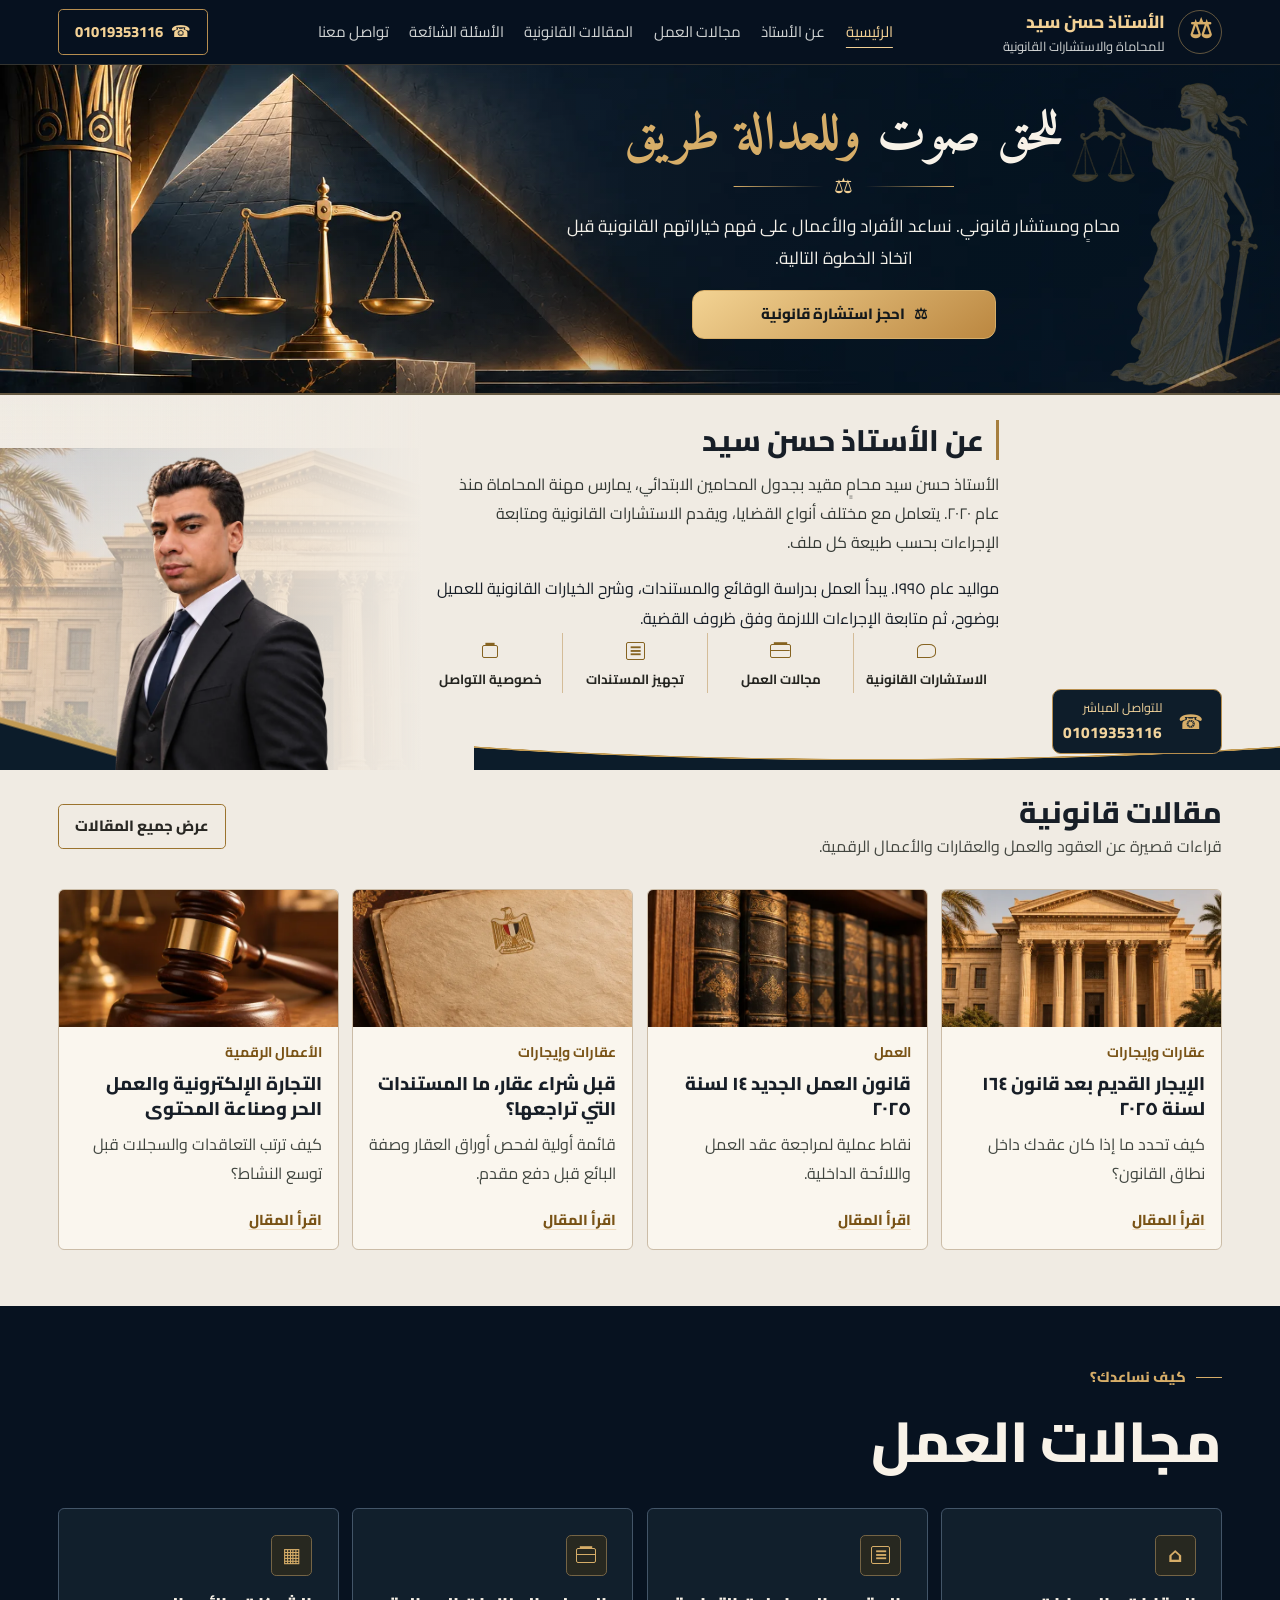
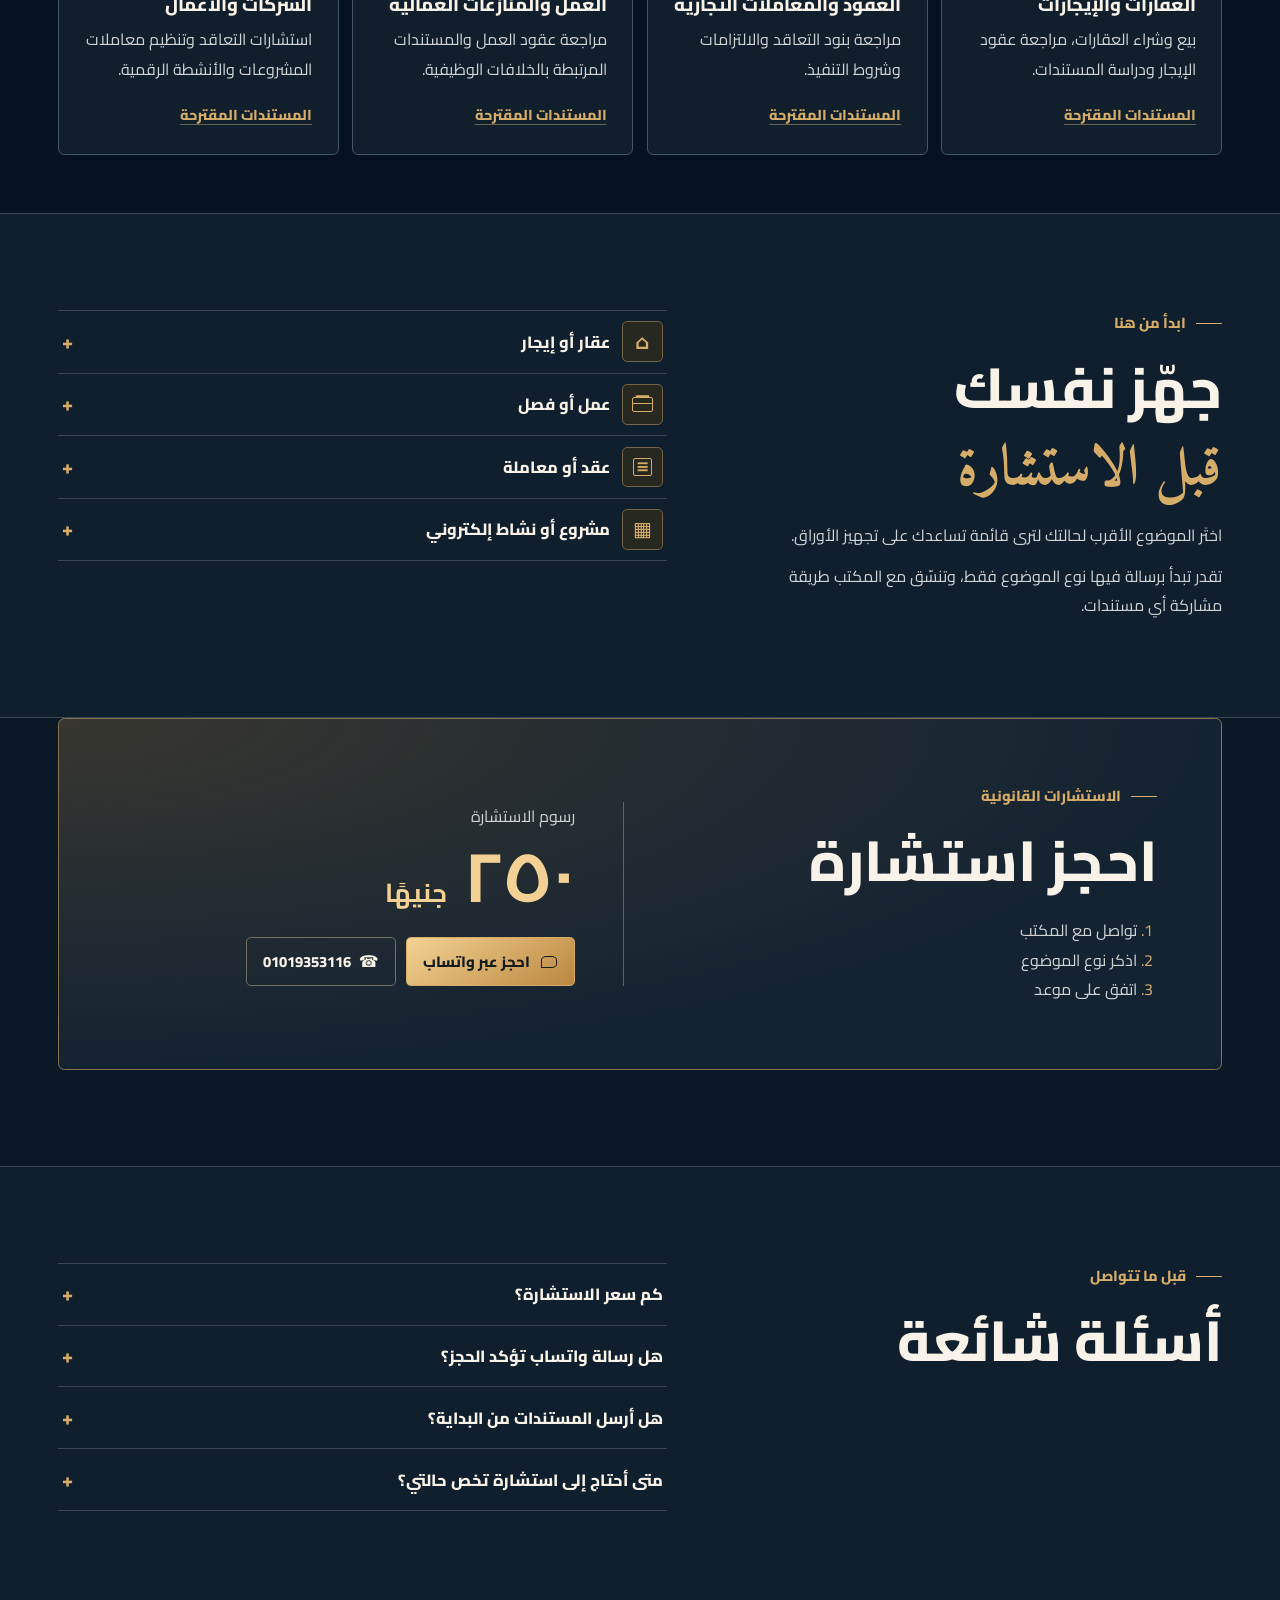
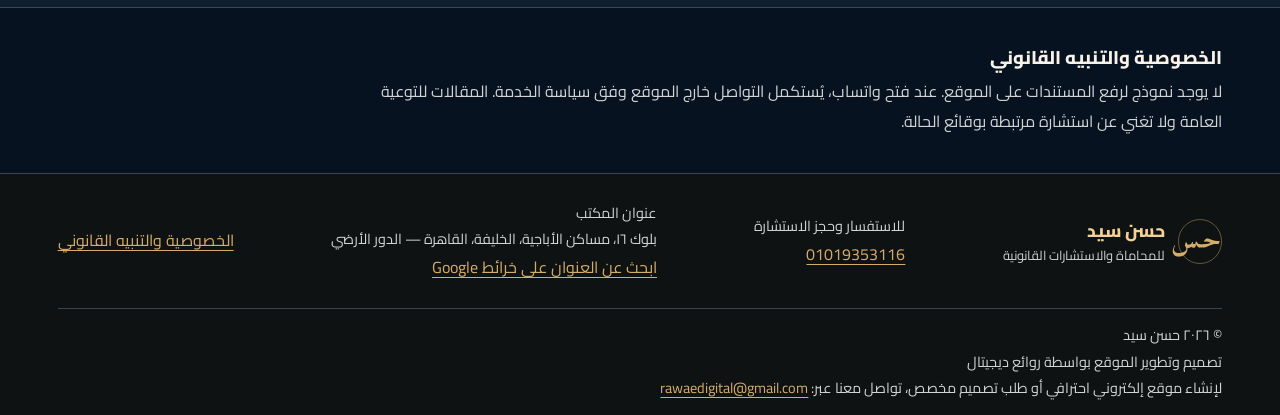
<file: index.html>
<!doctype html>
<html lang="ar" dir="rtl">
<head>
  <meta charset="utf-8">
  <meta name="viewport" content="width=device-width, initial-scale=1">
  <meta name="theme-color" content="#071220">
  <link rel="icon" href="/favicon.svg" type="image/svg+xml">
  <meta name="description" content="موقع الأستاذ حسن سيد للمحاماة والاستشارات القانونية. تعرّف على مجالات العمل، واقرأ الأدلة القانونية، واحجز استشارتك.">
  <title>حسن سيد | للمحاماة والاستشارات القانونية</title>
  <link rel="preconnect" href="https://fonts.googleapis.com">
  <link rel="preconnect" href="https://fonts.gstatic.com" crossorigin>
  <link href="https://fonts.googleapis.com/css2?family=Amiri:wght@400;700&family=Cairo:wght@400;600;700;800&display=swap" rel="stylesheet">
  <link rel="preload" as="image" href="assets/hero-justice.webp" fetchpriority="high">
  <link rel="stylesheet" href="site.css">
  <script src="site.js" defer></script>
</head>
<body class="home-page">
<a class="skip" href="#main">انتقل للمحتوى</a>
<header class="site-header" id="top">
  <div class="wrap header-inner">
    <a class="brand" href="#top"><span class="brand-mark" aria-hidden="true">⚖</span><span><strong>الأستاذ حسن سيد</strong><small>للمحاماة والاستشارات القانونية</small></span></a>
    <nav id="navigation" aria-label="القائمة الرئيسية"><a class="nav-current" href="#top">الرئيسية</a><a href="#about">عن الأستاذ</a><a href="#practice">مجالات العمل</a><a href="#articles">المقالات القانونية</a><a href="#faq">الأسئلة الشائعة</a><a href="#contact">تواصل معنا</a></nav>
    <a class="btn secondary header-booking" href="tel:+201019353116" aria-label="اتصل على 01019353116"><span class="icon icon-phone" aria-hidden="true"></span><bdi dir="ltr">01019353116</bdi></a>
    <button class="menu-button" type="button" aria-expanded="false" aria-controls="navigation" hidden><span class="icon icon-menu" aria-hidden="true"></span> القائمة</button>
  </div>
</header>
<main id="main">
  <section class="hero" aria-labelledby="hero-title">
    <div class="hero-scene" aria-hidden="true"><span></span><span></span><span></span></div>
    <div class="hero-justice" aria-hidden="true"></div>
    <div class="wrap hero-inner">
      <div class="hero-copy">
        <h1 id="hero-title"><span>للحق صوت</span> <em>وللعدالة طريق</em></h1>
        <div class="hero-ornament" aria-hidden="true">⚖</div>
        <p class="lede">محامٍ ومستشار قانوني. نساعد الأفراد والأعمال على فهم خياراتهم القانونية قبل اتخاذ الخطوة التالية.</p>
        <div class="actions"><a class="btn primary" href="#booking"><span aria-hidden="true">⚖</span> احجز استشارة قانونية</a></div>
      </div>
    </div>
  </section>
  <section class="section about" id="about" aria-labelledby="about-title">
    <div class="wrap about-layout">
      <div class="about-copy">
        <h2 id="about-title">عن الأستاذ حسن سيد</h2>
        <p class="lede">الأستاذ حسن سيد محامٍ مقيد بجدول المحامين الابتدائي، يمارس مهنة المحاماة منذ عام ٢٠٢٠. يتعامل مع مختلف أنواع القضايا، ويقدم الاستشارات القانونية ومتابعة الإجراءات بحسب طبيعة كل ملف.</p>
        <p>مواليد عام ١٩٩٥. يبدأ العمل بدراسة الوقائع والمستندات، وشرح الخيارات القانونية للعميل بوضوح، ثم متابعة الإجراءات اللازمة وفق ظروف القضية.</p>
        <nav class="about-links" aria-label="روابط المكتب">
          <a href="#booking"><span class="icon icon-chat" aria-hidden="true"></span>الاستشارات القانونية</a>
          <a href="#practice"><span class="icon icon-case" aria-hidden="true"></span>مجالات العمل</a>
          <a href="#start-here"><span class="icon icon-file" aria-hidden="true"></span>تجهيز المستندات</a>
          <a href="#privacy"><span class="icon icon-lock" aria-hidden="true"></span>خصوصية التواصل</a>
        </nav>
      </div>
      <figure class="about-portrait-frame">
        <img class="about-portrait" src="assets/hassan-cutout.webp" alt="الأستاذ حسن سيد" width="720" height="1080" decoding="async">
      </figure>
      <a class="about-call" href="tel:+201019353116"><span class="icon icon-phone" aria-hidden="true"></span><span>للتواصل المباشر <bdi dir="ltr">01019353116</bdi></span></a>
    </div>
  </section>
  <section class="section articles" id="articles">
    <div class="wrap">
      <header class="section-heading articles-heading"><div><h2>مقالات قانونية</h2><p>قراءات قصيرة عن العقود والعمل والعقارات والأعمال الرقمية.</p></div><button class="btn secondary" type="button" data-article-toggle aria-controls="more-articles" aria-expanded="true" hidden>عرض جميع المقالات</button></header>
      <div class="reading-grid">      <article class="reading-card"><a href="articles/old-rent.html">
        <img class="article-thumb" src="assets/article-court.webp" alt="" width="640" height="360" loading="lazy" decoding="async"><span class="card-category">عقارات وإيجارات</span>
        <h3>الإيجار القديم بعد قانون ١٦٤ لسنة ٢٠٢٥</h3><p>كيف تحدد ما إذا كان عقدك داخل نطاق القانون؟</p><span class="read-link">اقرأ المقال</span>
      </a></article>
      <article class="reading-card"><a href="articles/labor-law.html">
        <img class="article-thumb" src="assets/article-books.webp" alt="" width="640" height="360" loading="lazy" decoding="async"><span class="card-category">العمل</span>
        <h3>قانون العمل الجديد ١٤ لسنة ٢٠٢٥</h3><p>نقاط عملية لمراجعة عقد العمل واللائحة الداخلية.</p><span class="read-link">اقرأ المقال</span>
      </a></article>
      <article class="reading-card"><a href="articles/buying-property.html">
        <img class="article-thumb" src="assets/article-document.webp" alt="" width="640" height="360" loading="lazy" decoding="async"><span class="card-category">عقارات وإيجارات</span>
        <h3>قبل شراء عقار، ما المستندات التي تراجعها؟</h3><p>قائمة أولية لفحص أوراق العقار وصفة البائع قبل دفع مقدم.</p><span class="read-link">اقرأ المقال</span>
      </a></article>
      <article class="reading-card"><a href="articles/ecommerce.html">
        <img class="article-thumb" src="assets/article-gavel.webp" alt="" width="640" height="360" loading="lazy" decoding="async"><span class="card-category">الأعمال الرقمية</span>
        <h3>التجارة الإلكترونية والعمل الحر وصناعة المحتوى</h3><p>كيف ترتب التعاقدات والسجلات قبل توسع النشاط؟</p><span class="read-link">اقرأ المقال</span>
      </a></article>
      <div class="more-articles" id="more-articles">
      <article class="reading-card"><a href="articles/personal-data.html">
        <img class="article-thumb" src="assets/article-document.webp" alt="" width="640" height="360" loading="lazy" decoding="async"><span class="card-category">الأعمال الرقمية</span>
        <h3>حماية بيانات العملاء في المشروعات الصغيرة</h3><p>خطوات لتنظيم البيانات التي يجمعها موقعك أو متجرك.</p><span class="read-link">اقرأ المقال</span>
      </a></article>
      <article class="reading-card"><a href="articles/new-lease.html">
        <img class="article-thumb" src="assets/article-court.webp" alt="" width="640" height="360" loading="lazy" decoding="async"><span class="card-category">عقارات وإيجارات</span>
        <h3>عقد الإيجار الجديد، بنود تراجعها قبل التوقيع</h3><p>راجع المدة والتأمين والصيانة وطريقة التسليم.</p><span class="read-link">اقرأ المقال</span>
      </a></article>
      <article class="reading-card"><a href="articles/online-shopping.html">
        <img class="article-thumb" src="assets/article-gavel.webp" alt="" width="640" height="360" loading="lazy" decoding="async"><span class="card-category">حقوق المستهلك</span>
        <h3>اشتريت أونلاين وواجهتك مشكلة؟</h3><p>ما الذي تحتفظ به قبل التواصل مع البائع أو تقديم شكوى؟</p><span class="read-link">اقرأ المقال</span>
      </a></article>
      <article class="reading-card"><a href="articles/service-contract.html">
        <img class="article-thumb" src="assets/article-books.webp" alt="" width="640" height="360" loading="lazy" decoding="async"><span class="card-category">العقود</span>
        <h3>عقد تقديم خدمة، ما الذي تكتبه قبل بدء الشغل؟</h3><p>نقاط عملية للمستقل وصاحب المشروع قبل الاتفاق.</p><span class="read-link">اقرأ المقال</span>
      </a></article>
      </div></div>
    </div>
  </section>
  <section class="section" id="practice">
    <div class="wrap">
      <header class="section-heading reveal"><p class="eyebrow">كيف نساعدك؟</p><h2>مجالات العمل</h2></header>
      <div class="service-grid"><a class="service-card reveal" href="#prep-property"><span class="icon icon-home" aria-hidden="true"></span><h3>العقارات والإيجارات</h3><p>بيع وشراء العقارات، مراجعة عقود الإيجار ودراسة المستندات.</p><span class="read-link">المستندات المقترحة</span></a><a class="service-card reveal" href="#prep-contracts"><span class="icon icon-file" aria-hidden="true"></span><h3>العقود والمعاملات التجارية</h3><p>مراجعة بنود التعاقد والالتزامات وشروط التنفيذ.</p><span class="read-link">المستندات المقترحة</span></a><a class="service-card reveal" href="#prep-work"><span class="icon icon-case" aria-hidden="true"></span><h3>العمل والمنازعات العمالية</h3><p>مراجعة عقود العمل والمستندات المرتبطة بالخلافات الوظيفية.</p><span class="read-link">المستندات المقترحة</span></a><a class="service-card reveal" href="#prep-business"><span class="icon icon-grid" aria-hidden="true"></span><h3>الشركات والأعمال</h3><p>استشارات التعاقد وتنظيم معاملات المشروعات والأنشطة الرقمية.</p><span class="read-link">المستندات المقترحة</span></a></div>
    </div>
  </section>
  <section class="section start-here" id="start-here">
    <div class="wrap split">
      <header class="section-heading reveal"><p class="eyebrow">ابدأ من هنا</p><h2>جهّز نفسك<br><em>قبل الاستشارة</em></h2><p>اختَر الموضوع الأقرب لحالتك لترى قائمة تساعدك على تجهيز الأوراق.</p><p>تقدر تبدأ برسالة فيها نوع الموضوع فقط، وتنسّق مع المكتب طريقة مشاركة أي مستندات.</p></header>
      <div class="accordions reveal" id="checklists">
        <details id="prep-property"><summary><span class="icon icon-home" aria-hidden="true"></span> عقار أو إيجار</summary><p>جهّز عقد البيع أو الإيجار، سند الملكية المتاح، إيصالات السداد وأي مراسلات مرتبطة بالموضوع.</p></details>
        <details id="prep-work"><summary><span class="icon icon-case" aria-hidden="true"></span> عمل أو فصل</summary><p>جهّز عقد العمل أو العرض الوظيفي، مفردات المرتب، والقرارات أو الرسائل ذات الصلة ورتّبها بالتاريخ.</p></details>
        <details id="prep-contracts"><summary><span class="icon icon-file" aria-hidden="true"></span> عقد أو معاملة</summary><p>جهّز مسودة العقد وبيانات الأطراف والمقابل المتفق عليه، وحدد البنود التي عندك أسئلة عنها.</p></details>
        <details id="prep-business"><summary><span class="icon icon-grid" aria-hidden="true"></span> مشروع أو نشاط إلكتروني</summary><p>جهّز وصفًا للنشاط، وطريقة التحصيل، ونموذج شروط البيع أو الاتفاقات مع العملاء والموردين إن وجد.</p></details>
      </div>
    </div>
  </section>
  <section class="section booking" id="booking">
    <div class="wrap booking-panel reveal">
      <div><p class="eyebrow">الاستشارات القانونية</p><h2>احجز استشارة</h2><ol class="booking-steps"><li>تواصل مع المكتب</li><li>اذكر نوع الموضوع</li><li>اتفق على موعد</li></ol></div>
      <div class="booking-price"><p>رسوم الاستشارة</p><strong>٢٥٠ <small>جنيهًا</small></strong><div class="actions"><a class="btn primary" href="https://wa.me/201019353116?text=%D9%85%D8%B1%D8%AD%D8%A8%D9%8B%D8%A7%D8%8C%20%D8%A3%D8%B1%D8%BA%D8%A8%20%D9%81%D9%8A%20%D8%AD%D8%AC%D8%B2%20%D8%A7%D8%B3%D8%AA%D8%B4%D8%A7%D8%B1%D8%A9%20%D9%82%D8%A7%D9%86%D9%88%D9%86%D9%8A%D8%A9%20%D9%85%D8%B9%20%D8%A7%D9%84%D8%A3%D8%B3%D8%AA%D8%A7%D8%B0%20%D8%AD%D8%B3%D9%86%20%D8%B3%D9%8A%D8%AF."><span class="icon icon-chat" aria-hidden="true"></span> احجز عبر واتساب</a><a class="btn secondary" href="tel:+201019353116"><span class="icon icon-phone" aria-hidden="true"></span> <bdi dir="ltr">01019353116</bdi></a></div></div>
    </div>
  </section>
  <section class="section faq" id="faq">
    <div class="wrap split">
      <header class="section-heading reveal"><p class="eyebrow">قبل ما تتواصل</p><h2>أسئلة شائعة</h2></header>
      <div class="accordions reveal">
        <details><summary>كم سعر الاستشارة؟</summary><p>رسوم الاستشارة ٢٥٠ جنيهًا. يُنسّق الموعد وطريقة الدفع مباشرةً مع المكتب.</p></details>
        <details><summary>هل رسالة واتساب تؤكد الحجز؟</summary><p>الرسالة بداية الطلب، والموعد يتأكد بعد الاتفاق مع المكتب.</p></details>
        <details><summary>هل أرسل المستندات من البداية؟</summary><p>ابدأ بوصف مختصر للموضوع. اتفق مع المكتب أولًا على طريقة آمنة لإرسال المستندات.</p></details>
        <details><summary>متى أحتاج إلى استشارة تخص حالتي؟</summary><p>عندما تحتاج رأيًا مبنيًا على وقائعك ومستنداتك. المقالات هنا للتوعية العامة.</p></details>
      </div>
    </div>
  </section>
  <section class="privacy" id="privacy"><div class="wrap"><h2>الخصوصية والتنبيه القانوني</h2><p>لا يوجد نموذج لرفع المستندات على الموقع. عند فتح واتساب، يُستكمل التواصل خارج الموقع وفق سياسة الخدمة. المقالات للتوعية العامة ولا تغني عن استشارة مرتبطة بوقائع الحالة.</p></div></section>
</main>
<footer class="footer" id="contact">
  <div class="wrap footer-inner">
    <a class="brand" href="#top"><span class="brand-mark" aria-hidden="true">حـس</span><span><strong>حسن سيد</strong><small>للمحاماة والاستشارات القانونية</small></span></a>
    <div class="footer-contact"><span>للاستفسار وحجز الاستشارة</span><a href="tel:+201019353116"><bdi dir="ltr">01019353116</bdi></a></div>
    <address class="footer-contact" style="font-style:normal"><span>عنوان المكتب</span><span>بلوك ١٦، مساكن الأباجية، الخليفة، القاهرة — الدور الأرضي</span><a href="https://www.google.com/maps/search/?api=1&query=%D8%A8%D9%84%D9%88%D9%83%2016%20%D9%85%D8%B3%D8%A7%D9%83%D9%86%20%D8%A7%D9%84%D8%A3%D8%A8%D8%A7%D8%AC%D9%8A%D8%A9%20%D8%A7%D9%84%D8%AE%D9%84%D9%8A%D9%81%D8%A9%20%D8%A7%D9%84%D9%82%D8%A7%D9%87%D8%B1%D8%A9" target="_blank" rel="noopener noreferrer">ابحث عن العنوان على خرائط Google</a></address>
    <a href="#privacy">الخصوصية والتنبيه القانوني</a>
  </div>
  <div class="wrap copyright">© ٢٠٢٦ حسن سيد<br>تصميم وتطوير الموقع بواسطة روائع ديجيتال<br>لإنشاء موقع إلكتروني احترافي أو طلب تصميم مخصص، تواصل معنا عبر: <a href="mailto:rawaedigital@gmail.com">rawaedigital@gmail.com</a></div>
</footer>
</body>
</html>
</file>
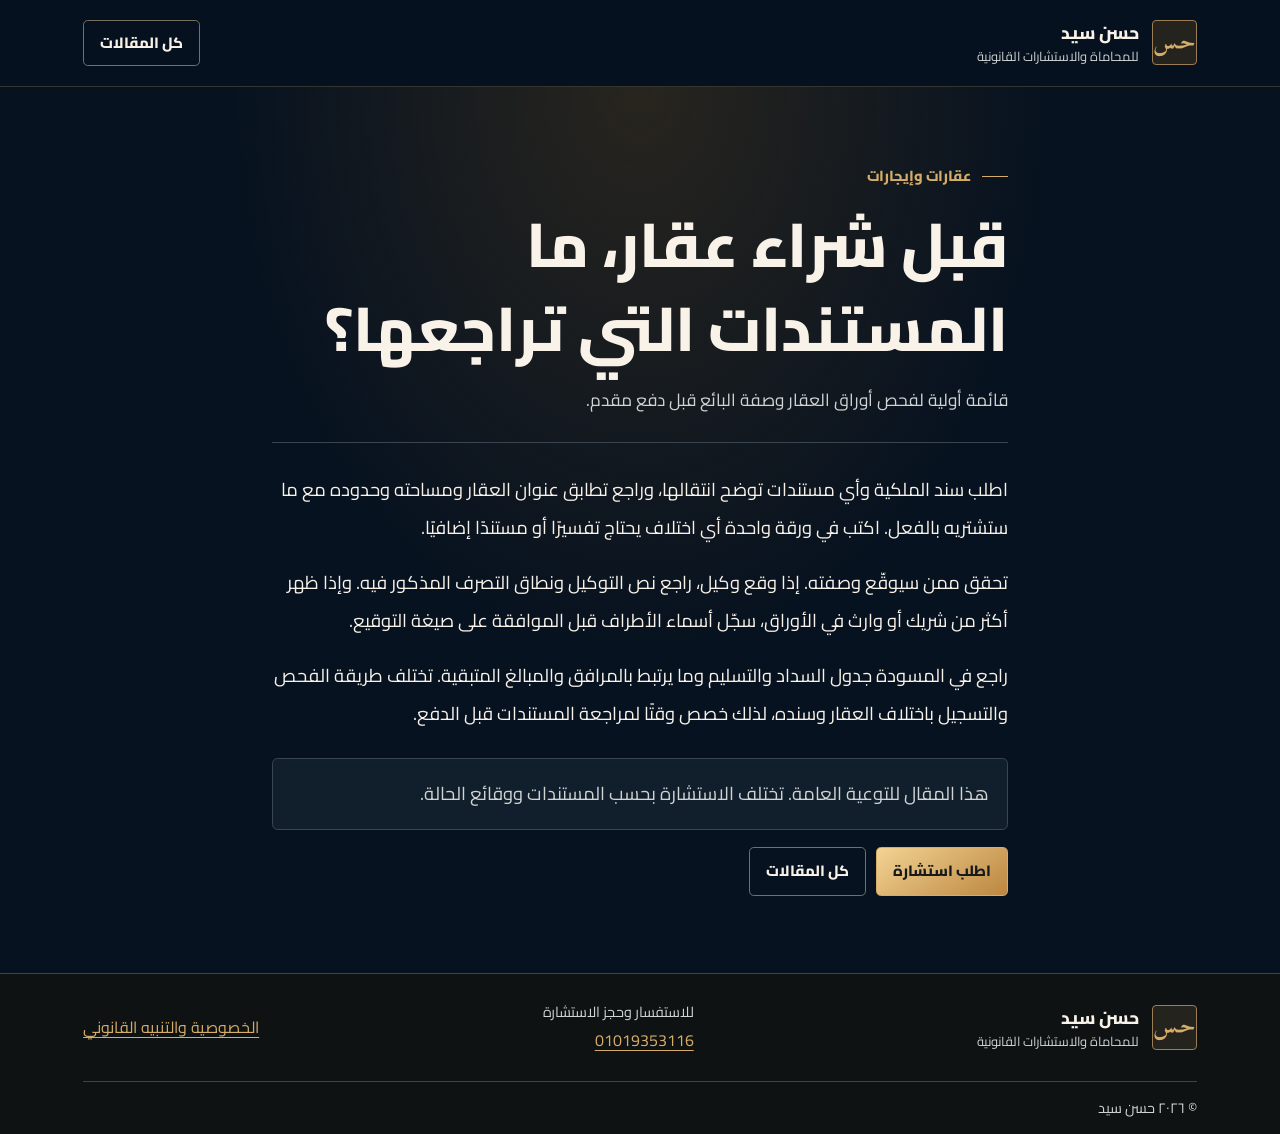
<file: articles/buying-property.html>
<!doctype html>
<html lang="ar" dir="rtl">
<head>
  <meta charset="utf-8">
  <meta name="viewport" content="width=device-width, initial-scale=1">
  <meta name="theme-color" content="#121718">
  <meta name="description" content="قائمة أولية لفحص أوراق العقار وصفة البائع قبل دفع مقدم.">
  <title>قبل شراء عقار، ما المستندات التي تراجعها؟ | حسن سيد</title>
  <link rel="preconnect" href="https://fonts.googleapis.com">
  <link rel="preconnect" href="https://fonts.gstatic.com" crossorigin>
  <link href="https://fonts.googleapis.com/css2?family=Amiri:wght@400;700&family=Cairo:wght@400;600;700;800&display=swap" rel="stylesheet">
  <link rel="stylesheet" href="../site.css">
  <script src="../site.js" defer></script>
</head>
<body>
<a class="skip" href="#main">انتقل للمحتوى</a>
<header class="site-header"><div class="wrap header-inner"><a class="brand" href="../"><span class="brand-mark" aria-hidden="true">حـس</span><span><strong>حسن سيد</strong><small>للمحاماة والاستشارات القانونية</small></span></a><a class="btn secondary" href="../#articles">كل المقالات</a></div></header>
<main id="main" class="article-page">
  <article class="article-body">
    <header><p class="eyebrow">عقارات وإيجارات</p><h1>قبل شراء عقار، ما المستندات التي تراجعها؟</h1><p class="lede">قائمة أولية لفحص أوراق العقار وصفة البائع قبل دفع مقدم.</p></header>
    <p>اطلب سند الملكية وأي مستندات توضح انتقالها، وراجع تطابق عنوان العقار ومساحته وحدوده مع ما ستشتريه بالفعل. اكتب في ورقة واحدة أي اختلاف يحتاج تفسيرًا أو مستندًا إضافيًا.</p>
    <p>تحقق ممن سيوقّع وصفته. إذا وقع وكيل، راجع نص التوكيل ونطاق التصرف المذكور فيه. وإذا ظهر أكثر من شريك أو وارث في الأوراق، سجّل أسماء الأطراف قبل الموافقة على صيغة التوقيع.</p>
    <p>راجع في المسودة جدول السداد والتسليم وما يرتبط بالمرافق والمبالغ المتبقية. تختلف طريقة الفحص والتسجيل باختلاف العقار وسنده، لذلك خصص وقتًا لمراجعة المستندات قبل الدفع.</p>
    
    <p class="article-note">هذا المقال للتوعية العامة. تختلف الاستشارة بحسب المستندات ووقائع الحالة.</p>
    <div class="actions"><a class="btn primary" href="../#booking">اطلب استشارة</a><a class="btn secondary" href="../#articles">كل المقالات</a></div>
  </article>
</main>
<footer class="footer" id="contact">
  <div class="wrap footer-inner">
    <a class="brand" href="../#top"><span class="brand-mark" aria-hidden="true">حـس</span><span><strong>حسن سيد</strong><small>للمحاماة والاستشارات القانونية</small></span></a>
    <div class="footer-contact"><span>للاستفسار وحجز الاستشارة</span><a href="tel:+201019353116"><bdi dir="ltr">01019353116</bdi></a></div>
    <a href="../#privacy">الخصوصية والتنبيه القانوني</a>
  </div>
  <div class="wrap copyright">© ٢٠٢٦ حسن سيد</div>
</footer>
</body>
</html>
</file>
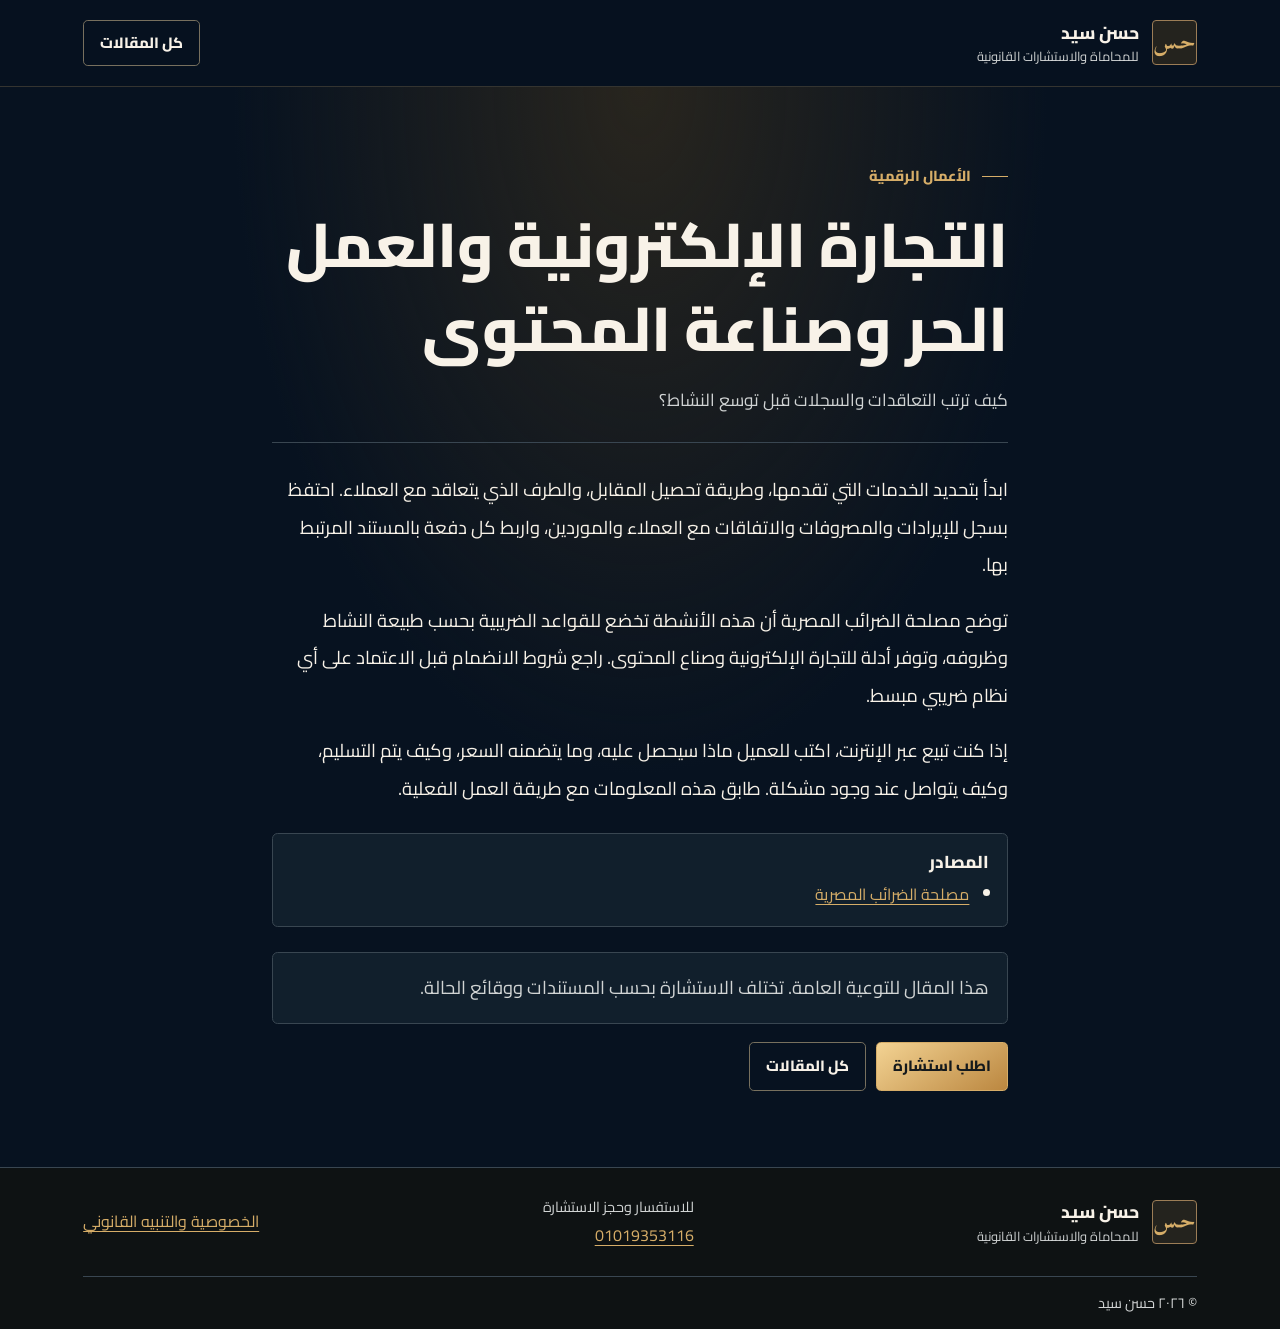
<file: articles/ecommerce.html>
<!doctype html>
<html lang="ar" dir="rtl">
<head>
  <meta charset="utf-8">
  <meta name="viewport" content="width=device-width, initial-scale=1">
  <meta name="theme-color" content="#121718">
  <meta name="description" content="كيف ترتب التعاقدات والسجلات قبل توسع النشاط؟">
  <title>التجارة الإلكترونية والعمل الحر وصناعة المحتوى | حسن سيد</title>
  <link rel="preconnect" href="https://fonts.googleapis.com">
  <link rel="preconnect" href="https://fonts.gstatic.com" crossorigin>
  <link href="https://fonts.googleapis.com/css2?family=Amiri:wght@400;700&family=Cairo:wght@400;600;700;800&display=swap" rel="stylesheet">
  <link rel="stylesheet" href="../site.css">
  <script src="../site.js" defer></script>
</head>
<body>
<a class="skip" href="#main">انتقل للمحتوى</a>
<header class="site-header"><div class="wrap header-inner"><a class="brand" href="../"><span class="brand-mark" aria-hidden="true">حـس</span><span><strong>حسن سيد</strong><small>للمحاماة والاستشارات القانونية</small></span></a><a class="btn secondary" href="../#articles">كل المقالات</a></div></header>
<main id="main" class="article-page">
  <article class="article-body">
    <header><p class="eyebrow">الأعمال الرقمية</p><h1>التجارة الإلكترونية والعمل الحر وصناعة المحتوى</h1><p class="lede">كيف ترتب التعاقدات والسجلات قبل توسع النشاط؟</p></header>
    <p>ابدأ بتحديد الخدمات التي تقدمها، وطريقة تحصيل المقابل، والطرف الذي يتعاقد مع العملاء. احتفظ بسجل للإيرادات والمصروفات والاتفاقات مع العملاء والموردين، واربط كل دفعة بالمستند المرتبط بها.</p>
    <p>توضح مصلحة الضرائب المصرية أن هذه الأنشطة تخضع للقواعد الضريبية بحسب طبيعة النشاط وظروفه، وتوفر أدلة للتجارة الإلكترونية وصناع المحتوى. راجع شروط الانضمام قبل الاعتماد على أي نظام ضريبي مبسط.</p>
    <p>إذا كنت تبيع عبر الإنترنت، اكتب للعميل ماذا سيحصل عليه، وما يتضمنه السعر، وكيف يتم التسليم، وكيف يتواصل عند وجود مشكلة. طابق هذه المعلومات مع طريقة العمل الفعلية.</p>
    <aside class="article-sources" aria-label="المصادر"><h2>المصادر</h2><ul><li><a href="https://www.eta.gov.eg/ar/node/1376">مصلحة الضرائب المصرية</a></li></ul></aside>
    <p class="article-note">هذا المقال للتوعية العامة. تختلف الاستشارة بحسب المستندات ووقائع الحالة.</p>
    <div class="actions"><a class="btn primary" href="../#booking">اطلب استشارة</a><a class="btn secondary" href="../#articles">كل المقالات</a></div>
  </article>
</main>
<footer class="footer" id="contact">
  <div class="wrap footer-inner">
    <a class="brand" href="../#top"><span class="brand-mark" aria-hidden="true">حـس</span><span><strong>حسن سيد</strong><small>للمحاماة والاستشارات القانونية</small></span></a>
    <div class="footer-contact"><span>للاستفسار وحجز الاستشارة</span><a href="tel:+201019353116"><bdi dir="ltr">01019353116</bdi></a></div>
    <a href="../#privacy">الخصوصية والتنبيه القانوني</a>
  </div>
  <div class="wrap copyright">© ٢٠٢٦ حسن سيد</div>
</footer>
</body>
</html>
</file>
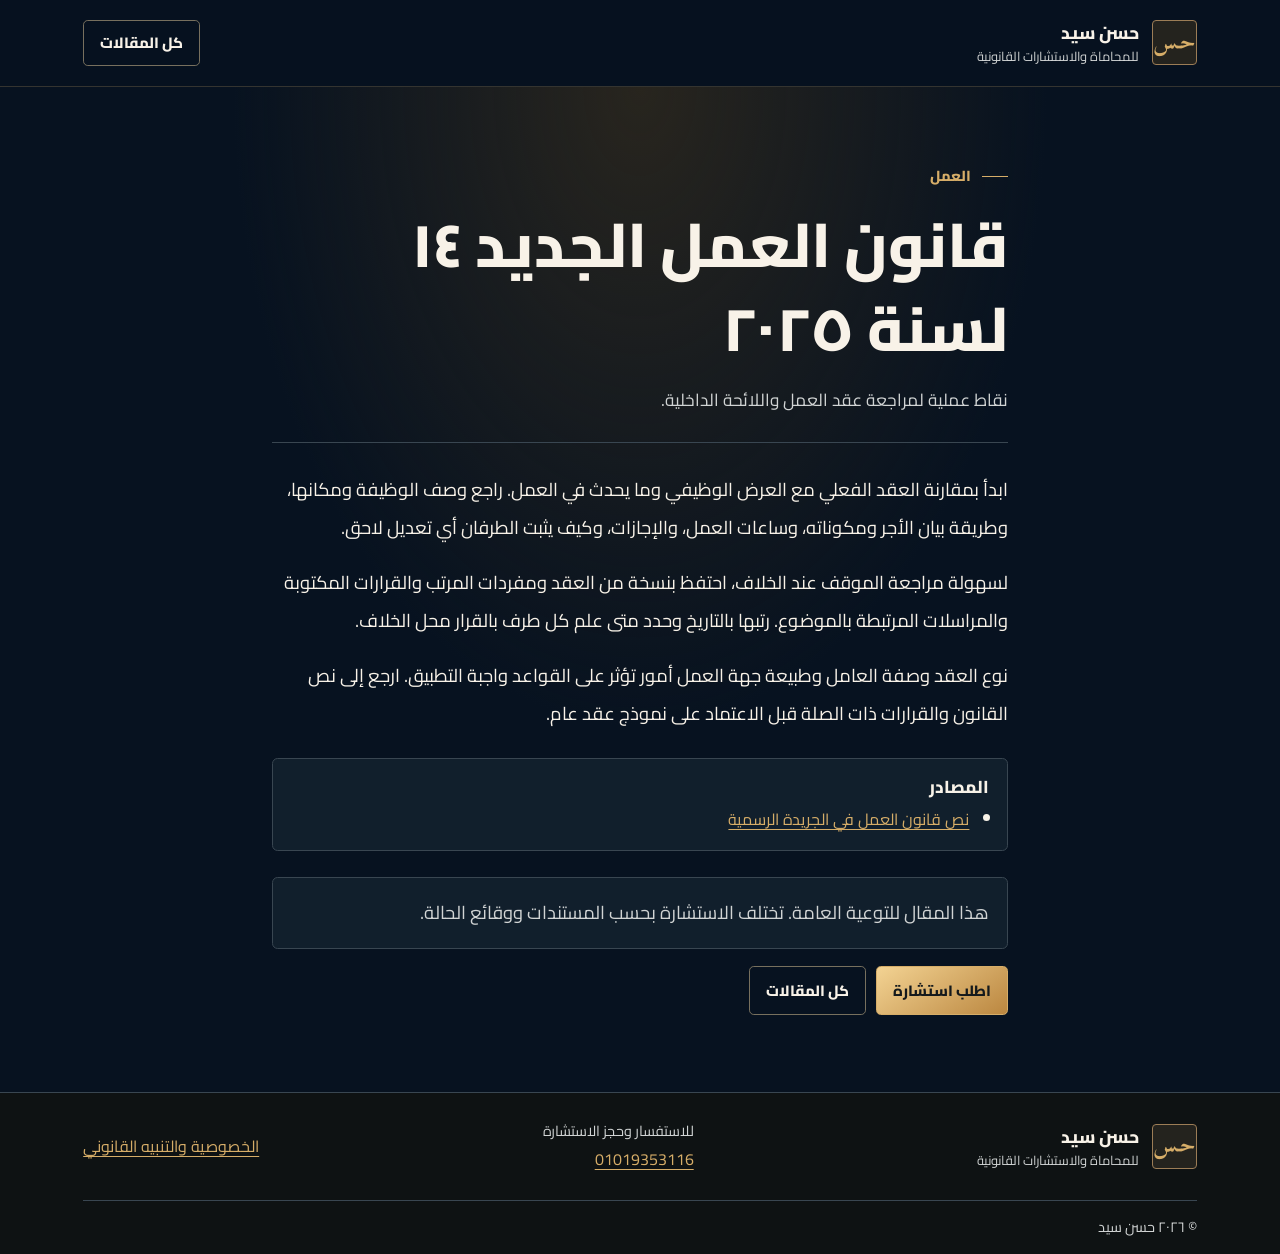
<file: articles/labor-law.html>
<!doctype html>
<html lang="ar" dir="rtl">
<head>
  <meta charset="utf-8">
  <meta name="viewport" content="width=device-width, initial-scale=1">
  <meta name="theme-color" content="#121718">
  <meta name="description" content="نقاط عملية لمراجعة عقد العمل واللائحة الداخلية.">
  <title>قانون العمل الجديد ١٤ لسنة ٢٠٢٥ | حسن سيد</title>
  <link rel="preconnect" href="https://fonts.googleapis.com">
  <link rel="preconnect" href="https://fonts.gstatic.com" crossorigin>
  <link href="https://fonts.googleapis.com/css2?family=Amiri:wght@400;700&family=Cairo:wght@400;600;700;800&display=swap" rel="stylesheet">
  <link rel="stylesheet" href="../site.css">
  <script src="../site.js" defer></script>
</head>
<body>
<a class="skip" href="#main">انتقل للمحتوى</a>
<header class="site-header"><div class="wrap header-inner"><a class="brand" href="../"><span class="brand-mark" aria-hidden="true">حـس</span><span><strong>حسن سيد</strong><small>للمحاماة والاستشارات القانونية</small></span></a><a class="btn secondary" href="../#articles">كل المقالات</a></div></header>
<main id="main" class="article-page">
  <article class="article-body">
    <header><p class="eyebrow">العمل</p><h1>قانون العمل الجديد ١٤ لسنة ٢٠٢٥</h1><p class="lede">نقاط عملية لمراجعة عقد العمل واللائحة الداخلية.</p></header>
    <p>ابدأ بمقارنة العقد الفعلي مع العرض الوظيفي وما يحدث في العمل. راجع وصف الوظيفة ومكانها، وطريقة بيان الأجر ومكوناته، وساعات العمل، والإجازات، وكيف يثبت الطرفان أي تعديل لاحق.</p>
    <p>لسهولة مراجعة الموقف عند الخلاف، احتفظ بنسخة من العقد ومفردات المرتب والقرارات المكتوبة والمراسلات المرتبطة بالموضوع. رتبها بالتاريخ وحدد متى علم كل طرف بالقرار محل الخلاف.</p>
    <p>نوع العقد وصفة العامل وطبيعة جهة العمل أمور تؤثر على القواعد واجبة التطبيق. ارجع إلى نص القانون والقرارات ذات الصلة قبل الاعتماد على نموذج عقد عام.</p>
    <aside class="article-sources" aria-label="المصادر"><h2>المصادر</h2><ul><li><a href="https://media.mof.gov.eg/mof-prd/qanwn_aleml_2025_14_f8e36d8b4f.pdf">نص قانون العمل في الجريدة الرسمية</a></li></ul></aside>
    <p class="article-note">هذا المقال للتوعية العامة. تختلف الاستشارة بحسب المستندات ووقائع الحالة.</p>
    <div class="actions"><a class="btn primary" href="../#booking">اطلب استشارة</a><a class="btn secondary" href="../#articles">كل المقالات</a></div>
  </article>
</main>
<footer class="footer" id="contact">
  <div class="wrap footer-inner">
    <a class="brand" href="../#top"><span class="brand-mark" aria-hidden="true">حـس</span><span><strong>حسن سيد</strong><small>للمحاماة والاستشارات القانونية</small></span></a>
    <div class="footer-contact"><span>للاستفسار وحجز الاستشارة</span><a href="tel:+201019353116"><bdi dir="ltr">01019353116</bdi></a></div>
    <a href="../#privacy">الخصوصية والتنبيه القانوني</a>
  </div>
  <div class="wrap copyright">© ٢٠٢٦ حسن سيد</div>
</footer>
</body>
</html>
</file>
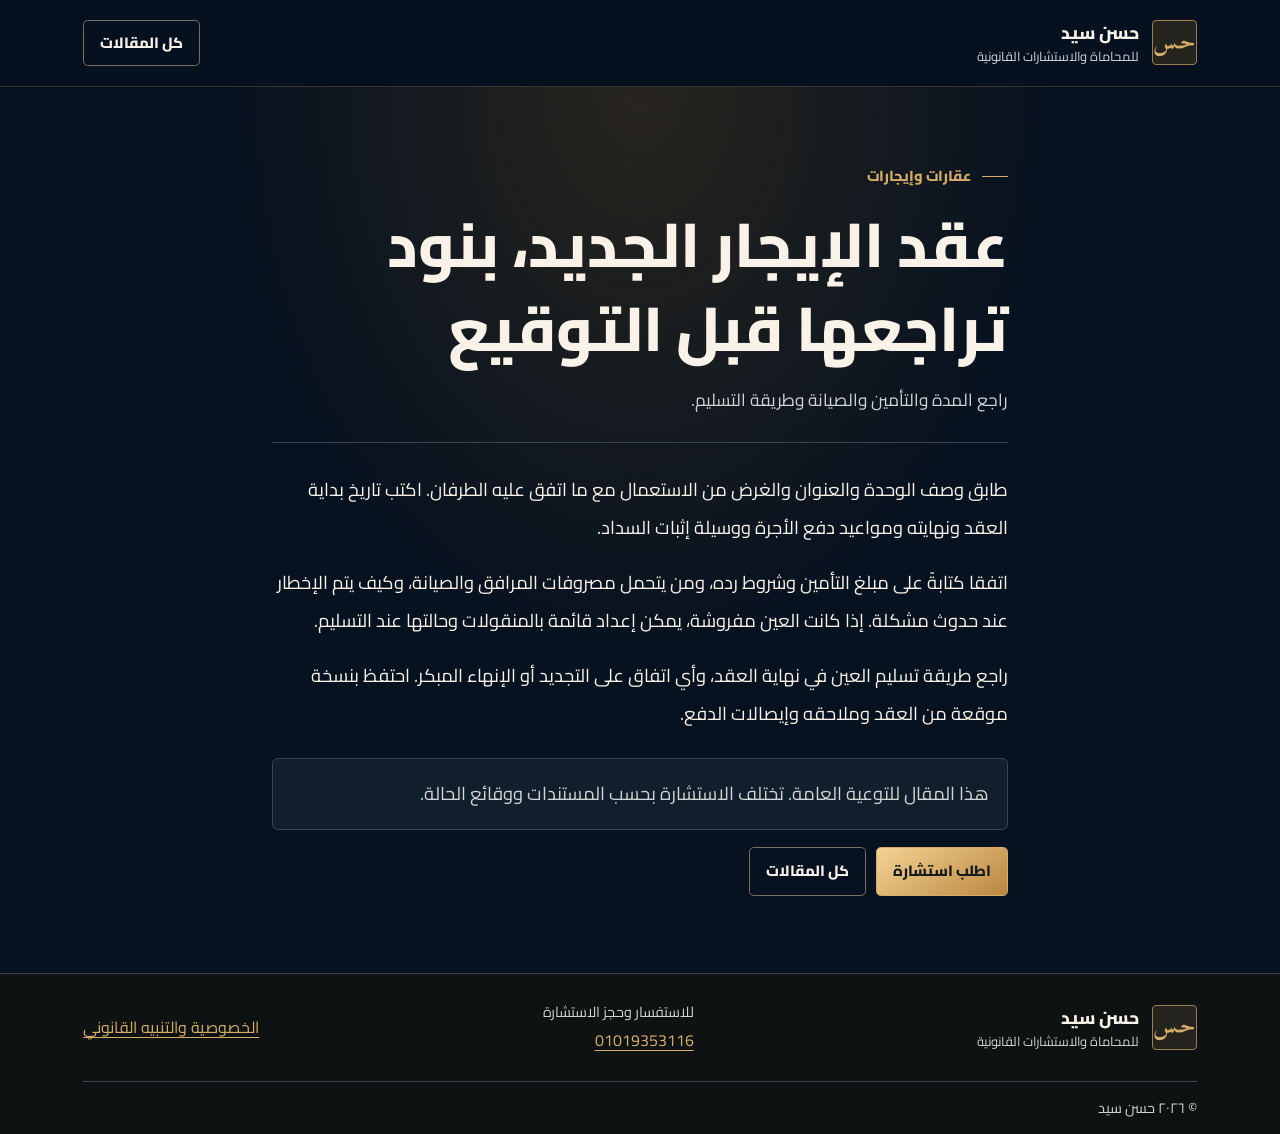
<file: articles/new-lease.html>
<!doctype html>
<html lang="ar" dir="rtl">
<head>
  <meta charset="utf-8">
  <meta name="viewport" content="width=device-width, initial-scale=1">
  <meta name="theme-color" content="#121718">
  <meta name="description" content="راجع المدة والتأمين والصيانة وطريقة التسليم.">
  <title>عقد الإيجار الجديد، بنود تراجعها قبل التوقيع | حسن سيد</title>
  <link rel="preconnect" href="https://fonts.googleapis.com">
  <link rel="preconnect" href="https://fonts.gstatic.com" crossorigin>
  <link href="https://fonts.googleapis.com/css2?family=Amiri:wght@400;700&family=Cairo:wght@400;600;700;800&display=swap" rel="stylesheet">
  <link rel="stylesheet" href="../site.css">
  <script src="../site.js" defer></script>
</head>
<body>
<a class="skip" href="#main">انتقل للمحتوى</a>
<header class="site-header"><div class="wrap header-inner"><a class="brand" href="../"><span class="brand-mark" aria-hidden="true">حـس</span><span><strong>حسن سيد</strong><small>للمحاماة والاستشارات القانونية</small></span></a><a class="btn secondary" href="../#articles">كل المقالات</a></div></header>
<main id="main" class="article-page">
  <article class="article-body">
    <header><p class="eyebrow">عقارات وإيجارات</p><h1>عقد الإيجار الجديد، بنود تراجعها قبل التوقيع</h1><p class="lede">راجع المدة والتأمين والصيانة وطريقة التسليم.</p></header>
    <p>طابق وصف الوحدة والعنوان والغرض من الاستعمال مع ما اتفق عليه الطرفان. اكتب تاريخ بداية العقد ونهايته ومواعيد دفع الأجرة ووسيلة إثبات السداد.</p>
    <p>اتفقا كتابةً على مبلغ التأمين وشروط رده، ومن يتحمل مصروفات المرافق والصيانة، وكيف يتم الإخطار عند حدوث مشكلة. إذا كانت العين مفروشة، يمكن إعداد قائمة بالمنقولات وحالتها عند التسليم.</p>
    <p>راجع طريقة تسليم العين في نهاية العقد، وأي اتفاق على التجديد أو الإنهاء المبكر. احتفظ بنسخة موقعة من العقد وملاحقه وإيصالات الدفع.</p>
    
    <p class="article-note">هذا المقال للتوعية العامة. تختلف الاستشارة بحسب المستندات ووقائع الحالة.</p>
    <div class="actions"><a class="btn primary" href="../#booking">اطلب استشارة</a><a class="btn secondary" href="../#articles">كل المقالات</a></div>
  </article>
</main>
<footer class="footer" id="contact">
  <div class="wrap footer-inner">
    <a class="brand" href="../#top"><span class="brand-mark" aria-hidden="true">حـس</span><span><strong>حسن سيد</strong><small>للمحاماة والاستشارات القانونية</small></span></a>
    <div class="footer-contact"><span>للاستفسار وحجز الاستشارة</span><a href="tel:+201019353116"><bdi dir="ltr">01019353116</bdi></a></div>
    <a href="../#privacy">الخصوصية والتنبيه القانوني</a>
  </div>
  <div class="wrap copyright">© ٢٠٢٦ حسن سيد</div>
</footer>
</body>
</html>
</file>
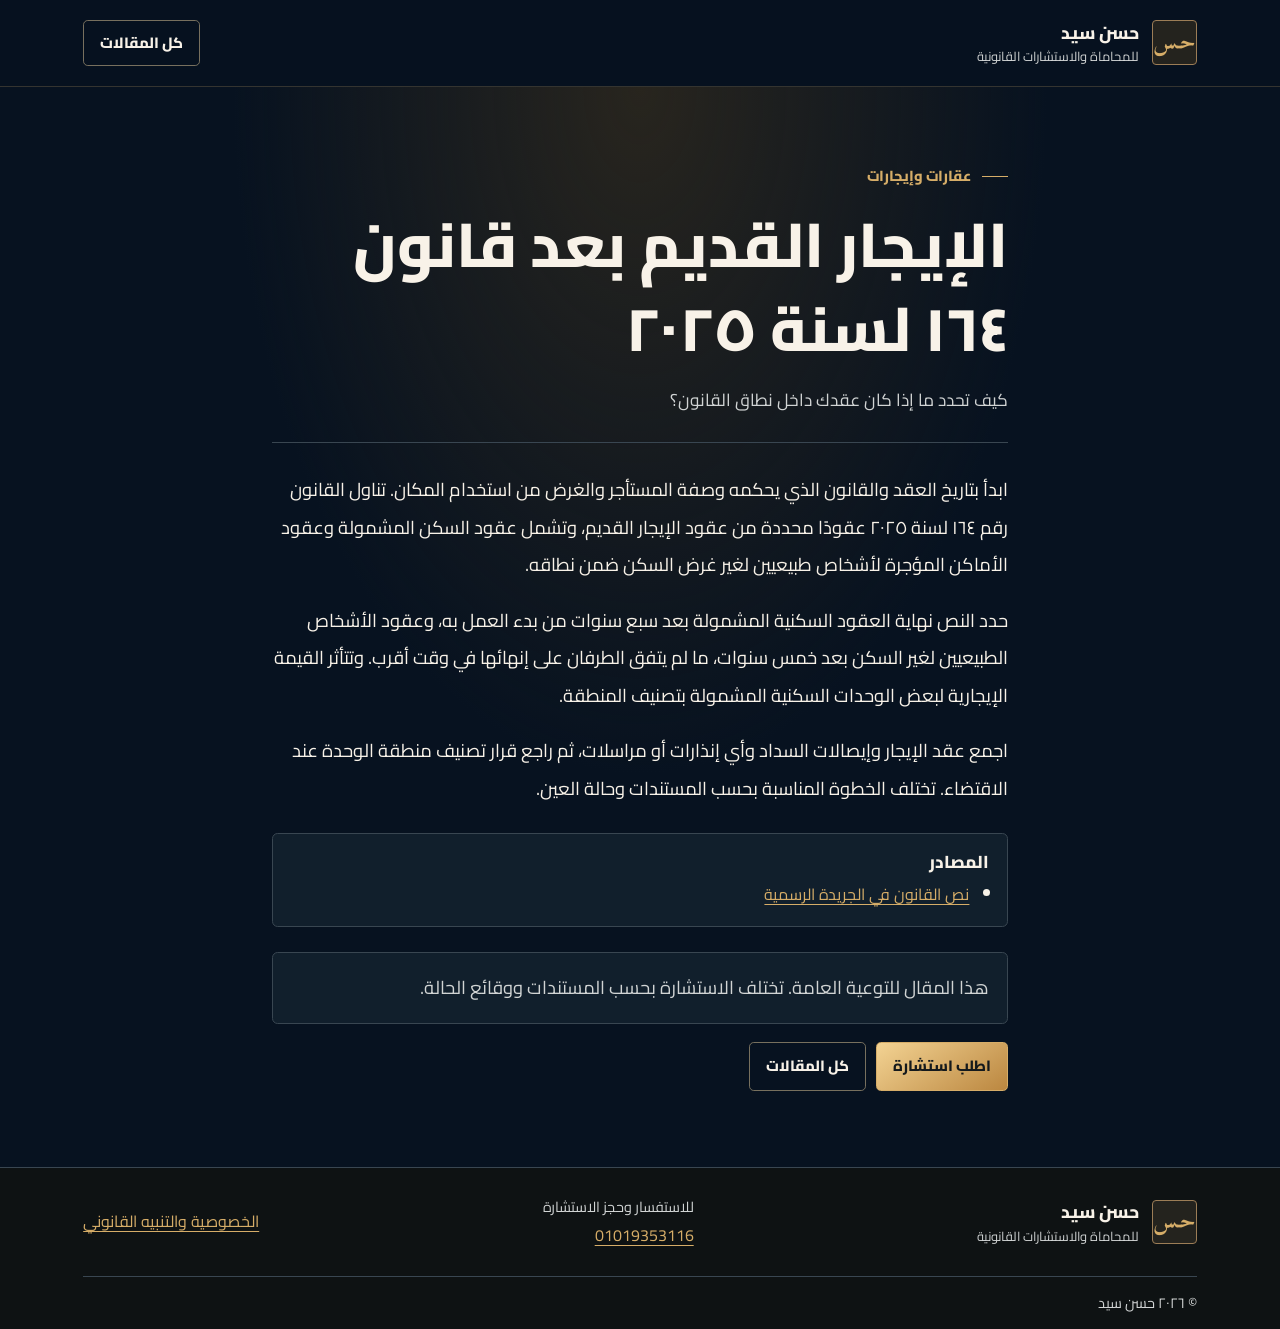
<file: articles/old-rent.html>
<!doctype html>
<html lang="ar" dir="rtl">
<head>
  <meta charset="utf-8">
  <meta name="viewport" content="width=device-width, initial-scale=1">
  <meta name="theme-color" content="#121718">
  <meta name="description" content="كيف تحدد ما إذا كان عقدك داخل نطاق القانون؟">
  <title>الإيجار القديم بعد قانون ١٦٤ لسنة ٢٠٢٥ | حسن سيد</title>
  <link rel="preconnect" href="https://fonts.googleapis.com">
  <link rel="preconnect" href="https://fonts.gstatic.com" crossorigin>
  <link href="https://fonts.googleapis.com/css2?family=Amiri:wght@400;700&family=Cairo:wght@400;600;700;800&display=swap" rel="stylesheet">
  <link rel="stylesheet" href="../site.css">
  <script src="../site.js" defer></script>
</head>
<body>
<a class="skip" href="#main">انتقل للمحتوى</a>
<header class="site-header"><div class="wrap header-inner"><a class="brand" href="../"><span class="brand-mark" aria-hidden="true">حـس</span><span><strong>حسن سيد</strong><small>للمحاماة والاستشارات القانونية</small></span></a><a class="btn secondary" href="../#articles">كل المقالات</a></div></header>
<main id="main" class="article-page">
  <article class="article-body">
    <header><p class="eyebrow">عقارات وإيجارات</p><h1>الإيجار القديم بعد قانون ١٦٤ لسنة ٢٠٢٥</h1><p class="lede">كيف تحدد ما إذا كان عقدك داخل نطاق القانون؟</p></header>
    <p>ابدأ بتاريخ العقد والقانون الذي يحكمه وصفة المستأجر والغرض من استخدام المكان. تناول القانون رقم ١٦٤ لسنة ٢٠٢٥ عقودًا محددة من عقود الإيجار القديم، وتشمل عقود السكن المشمولة وعقود الأماكن المؤجرة لأشخاص طبيعيين لغير غرض السكن ضمن نطاقه.</p>
    <p>حدد النص نهاية العقود السكنية المشمولة بعد سبع سنوات من بدء العمل به، وعقود الأشخاص الطبيعيين لغير السكن بعد خمس سنوات، ما لم يتفق الطرفان على إنهائها في وقت أقرب. وتتأثر القيمة الإيجارية لبعض الوحدات السكنية المشمولة بتصنيف المنطقة.</p>
    <p>اجمع عقد الإيجار وإيصالات السداد وأي إنذارات أو مراسلات، ثم راجع قرار تصنيف منطقة الوحدة عند الاقتضاء. تختلف الخطوة المناسبة بحسب المستندات وحالة العين.</p>
    <aside class="article-sources" aria-label="المصادر"><h2>المصادر</h2><ul><li><a href="https://mediadr.sis.gov.eg/xmlui/bitstream/handle/123456789/105149/OG31_20250804_2885.pdf?isAllowed=y&sequence=2">نص القانون في الجريدة الرسمية</a></li></ul></aside>
    <p class="article-note">هذا المقال للتوعية العامة. تختلف الاستشارة بحسب المستندات ووقائع الحالة.</p>
    <div class="actions"><a class="btn primary" href="../#booking">اطلب استشارة</a><a class="btn secondary" href="../#articles">كل المقالات</a></div>
  </article>
</main>
<footer class="footer" id="contact">
  <div class="wrap footer-inner">
    <a class="brand" href="../#top"><span class="brand-mark" aria-hidden="true">حـس</span><span><strong>حسن سيد</strong><small>للمحاماة والاستشارات القانونية</small></span></a>
    <div class="footer-contact"><span>للاستفسار وحجز الاستشارة</span><a href="tel:+201019353116"><bdi dir="ltr">01019353116</bdi></a></div>
    <a href="../#privacy">الخصوصية والتنبيه القانوني</a>
  </div>
  <div class="wrap copyright">© ٢٠٢٦ حسن سيد</div>
</footer>
</body>
</html>
</file>
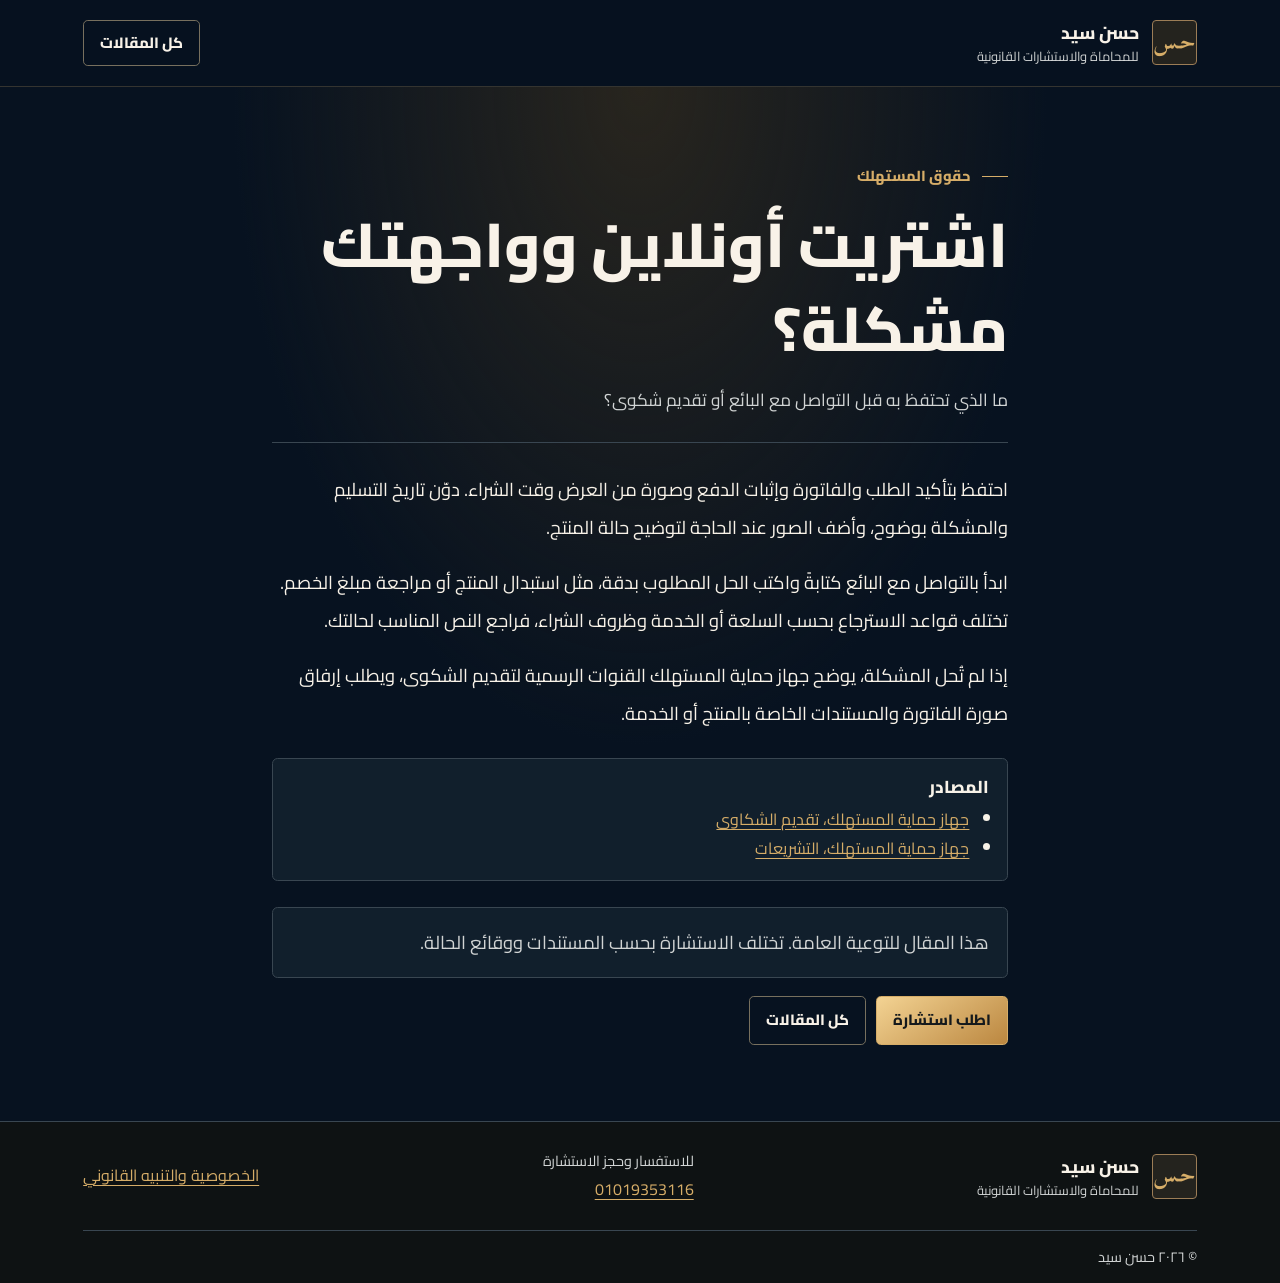
<file: articles/online-shopping.html>
<!doctype html>
<html lang="ar" dir="rtl">
<head>
  <meta charset="utf-8">
  <meta name="viewport" content="width=device-width, initial-scale=1">
  <meta name="theme-color" content="#121718">
  <meta name="description" content="ما الذي تحتفظ به قبل التواصل مع البائع أو تقديم شكوى؟">
  <title>اشتريت أونلاين وواجهتك مشكلة؟ | حسن سيد</title>
  <link rel="preconnect" href="https://fonts.googleapis.com">
  <link rel="preconnect" href="https://fonts.gstatic.com" crossorigin>
  <link href="https://fonts.googleapis.com/css2?family=Amiri:wght@400;700&family=Cairo:wght@400;600;700;800&display=swap" rel="stylesheet">
  <link rel="stylesheet" href="../site.css">
  <script src="../site.js" defer></script>
</head>
<body>
<a class="skip" href="#main">انتقل للمحتوى</a>
<header class="site-header"><div class="wrap header-inner"><a class="brand" href="../"><span class="brand-mark" aria-hidden="true">حـس</span><span><strong>حسن سيد</strong><small>للمحاماة والاستشارات القانونية</small></span></a><a class="btn secondary" href="../#articles">كل المقالات</a></div></header>
<main id="main" class="article-page">
  <article class="article-body">
    <header><p class="eyebrow">حقوق المستهلك</p><h1>اشتريت أونلاين وواجهتك مشكلة؟</h1><p class="lede">ما الذي تحتفظ به قبل التواصل مع البائع أو تقديم شكوى؟</p></header>
    <p>احتفظ بتأكيد الطلب والفاتورة وإثبات الدفع وصورة من العرض وقت الشراء. دوّن تاريخ التسليم والمشكلة بوضوح، وأضف الصور عند الحاجة لتوضيح حالة المنتج.</p>
    <p>ابدأ بالتواصل مع البائع كتابةً واكتب الحل المطلوب بدقة، مثل استبدال المنتج أو مراجعة مبلغ الخصم. تختلف قواعد الاسترجاع بحسب السلعة أو الخدمة وظروف الشراء، فراجع النص المناسب لحالتك.</p>
    <p>إذا لم تُحل المشكلة، يوضح جهاز حماية المستهلك القنوات الرسمية لتقديم الشكوى، ويطلب إرفاق صورة الفاتورة والمستندات الخاصة بالمنتج أو الخدمة.</p>
    <aside class="article-sources" aria-label="المصادر"><h2>المصادر</h2><ul><li><a href="https://cpa.gov.eg/ar-eg/كيف-تتقدم-بشكوى">جهاز حماية المستهلك، تقديم الشكاوى</a></li><li><a href="https://cpa.gov.eg/ar-eg/تشريعات">جهاز حماية المستهلك، التشريعات</a></li></ul></aside>
    <p class="article-note">هذا المقال للتوعية العامة. تختلف الاستشارة بحسب المستندات ووقائع الحالة.</p>
    <div class="actions"><a class="btn primary" href="../#booking">اطلب استشارة</a><a class="btn secondary" href="../#articles">كل المقالات</a></div>
  </article>
</main>
<footer class="footer" id="contact">
  <div class="wrap footer-inner">
    <a class="brand" href="../#top"><span class="brand-mark" aria-hidden="true">حـس</span><span><strong>حسن سيد</strong><small>للمحاماة والاستشارات القانونية</small></span></a>
    <div class="footer-contact"><span>للاستفسار وحجز الاستشارة</span><a href="tel:+201019353116"><bdi dir="ltr">01019353116</bdi></a></div>
    <a href="../#privacy">الخصوصية والتنبيه القانوني</a>
  </div>
  <div class="wrap copyright">© ٢٠٢٦ حسن سيد</div>
</footer>
</body>
</html>
</file>
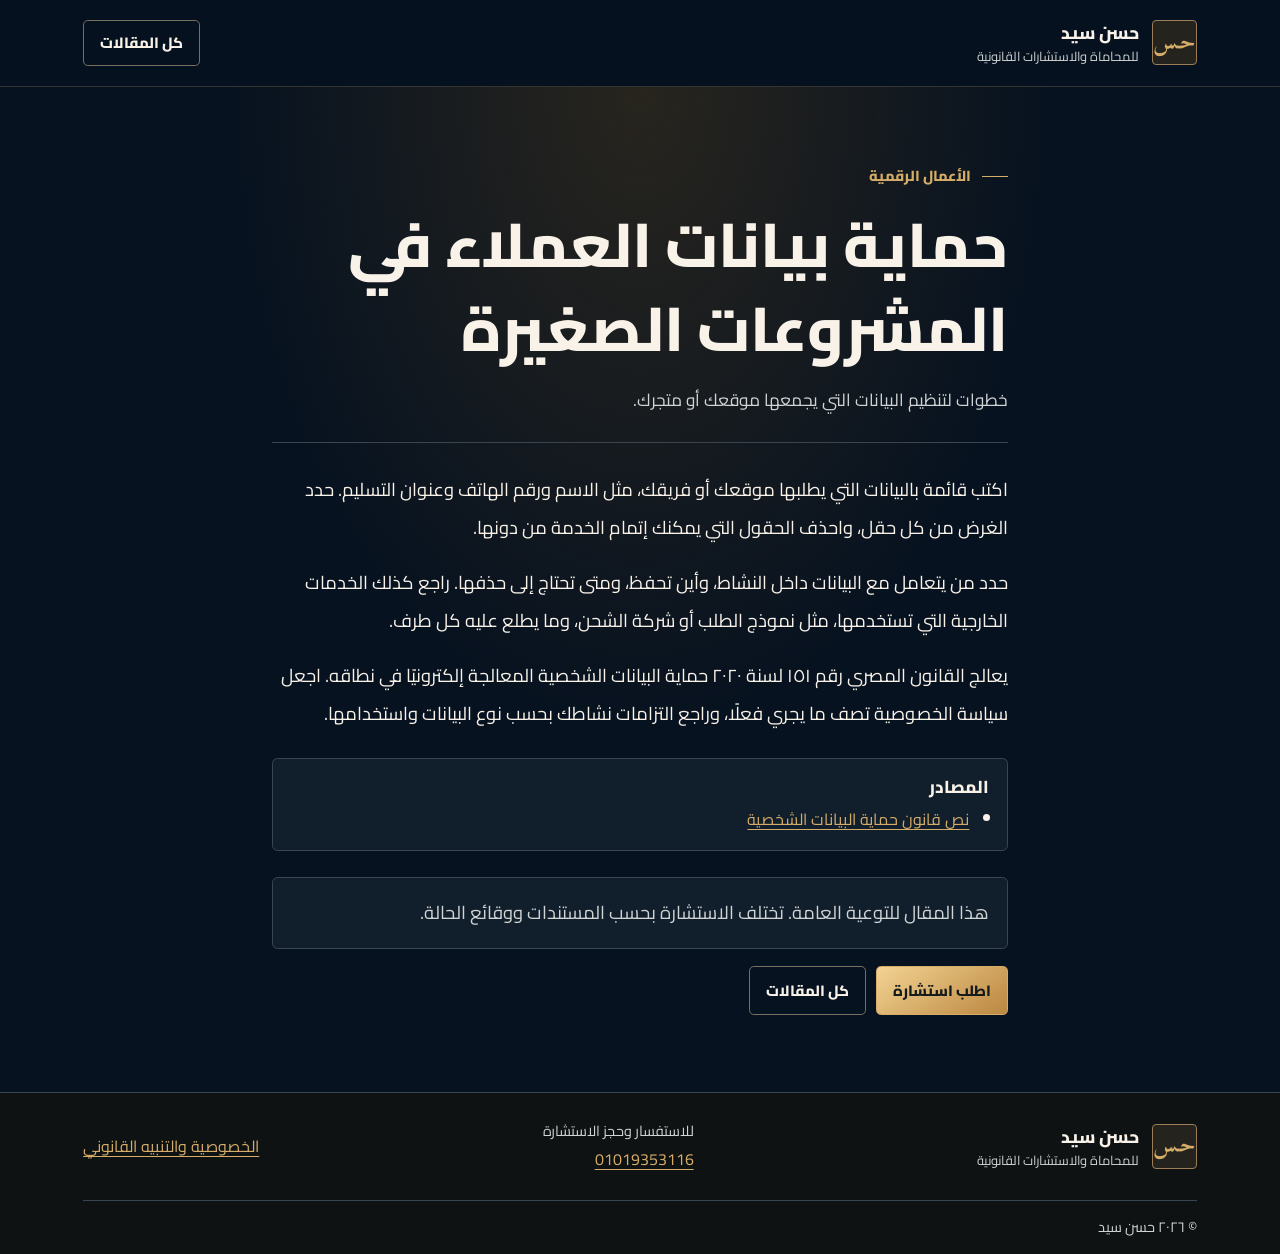
<file: articles/personal-data.html>
<!doctype html>
<html lang="ar" dir="rtl">
<head>
  <meta charset="utf-8">
  <meta name="viewport" content="width=device-width, initial-scale=1">
  <meta name="theme-color" content="#121718">
  <meta name="description" content="خطوات لتنظيم البيانات التي يجمعها موقعك أو متجرك.">
  <title>حماية بيانات العملاء في المشروعات الصغيرة | حسن سيد</title>
  <link rel="preconnect" href="https://fonts.googleapis.com">
  <link rel="preconnect" href="https://fonts.gstatic.com" crossorigin>
  <link href="https://fonts.googleapis.com/css2?family=Amiri:wght@400;700&family=Cairo:wght@400;600;700;800&display=swap" rel="stylesheet">
  <link rel="stylesheet" href="../site.css">
  <script src="../site.js" defer></script>
</head>
<body>
<a class="skip" href="#main">انتقل للمحتوى</a>
<header class="site-header"><div class="wrap header-inner"><a class="brand" href="../"><span class="brand-mark" aria-hidden="true">حـس</span><span><strong>حسن سيد</strong><small>للمحاماة والاستشارات القانونية</small></span></a><a class="btn secondary" href="../#articles">كل المقالات</a></div></header>
<main id="main" class="article-page">
  <article class="article-body">
    <header><p class="eyebrow">الأعمال الرقمية</p><h1>حماية بيانات العملاء في المشروعات الصغيرة</h1><p class="lede">خطوات لتنظيم البيانات التي يجمعها موقعك أو متجرك.</p></header>
    <p>اكتب قائمة بالبيانات التي يطلبها موقعك أو فريقك، مثل الاسم ورقم الهاتف وعنوان التسليم. حدد الغرض من كل حقل، واحذف الحقول التي يمكنك إتمام الخدمة من دونها.</p>
    <p>حدد من يتعامل مع البيانات داخل النشاط، وأين تحفظ، ومتى تحتاج إلى حذفها. راجع كذلك الخدمات الخارجية التي تستخدمها، مثل نموذج الطلب أو شركة الشحن، وما يطلع عليه كل طرف.</p>
    <p>يعالج القانون المصري رقم ١٥١ لسنة ٢٠٢٠ حماية البيانات الشخصية المعالجة إلكترونيًا في نطاقه. اجعل سياسة الخصوصية تصف ما يجري فعلًا، وراجع التزامات نشاطك بحسب نوع البيانات واستخدامها.</p>
    <aside class="article-sources" aria-label="المصادر"><h2>المصادر</h2><ul><li><a href="https://escc.gov.eg/assets/docs/law-151-2020.pdf">نص قانون حماية البيانات الشخصية</a></li></ul></aside>
    <p class="article-note">هذا المقال للتوعية العامة. تختلف الاستشارة بحسب المستندات ووقائع الحالة.</p>
    <div class="actions"><a class="btn primary" href="../#booking">اطلب استشارة</a><a class="btn secondary" href="../#articles">كل المقالات</a></div>
  </article>
</main>
<footer class="footer" id="contact">
  <div class="wrap footer-inner">
    <a class="brand" href="../#top"><span class="brand-mark" aria-hidden="true">حـس</span><span><strong>حسن سيد</strong><small>للمحاماة والاستشارات القانونية</small></span></a>
    <div class="footer-contact"><span>للاستفسار وحجز الاستشارة</span><a href="tel:+201019353116"><bdi dir="ltr">01019353116</bdi></a></div>
    <a href="../#privacy">الخصوصية والتنبيه القانوني</a>
  </div>
  <div class="wrap copyright">© ٢٠٢٦ حسن سيد</div>
</footer>
</body>
</html>
</file>
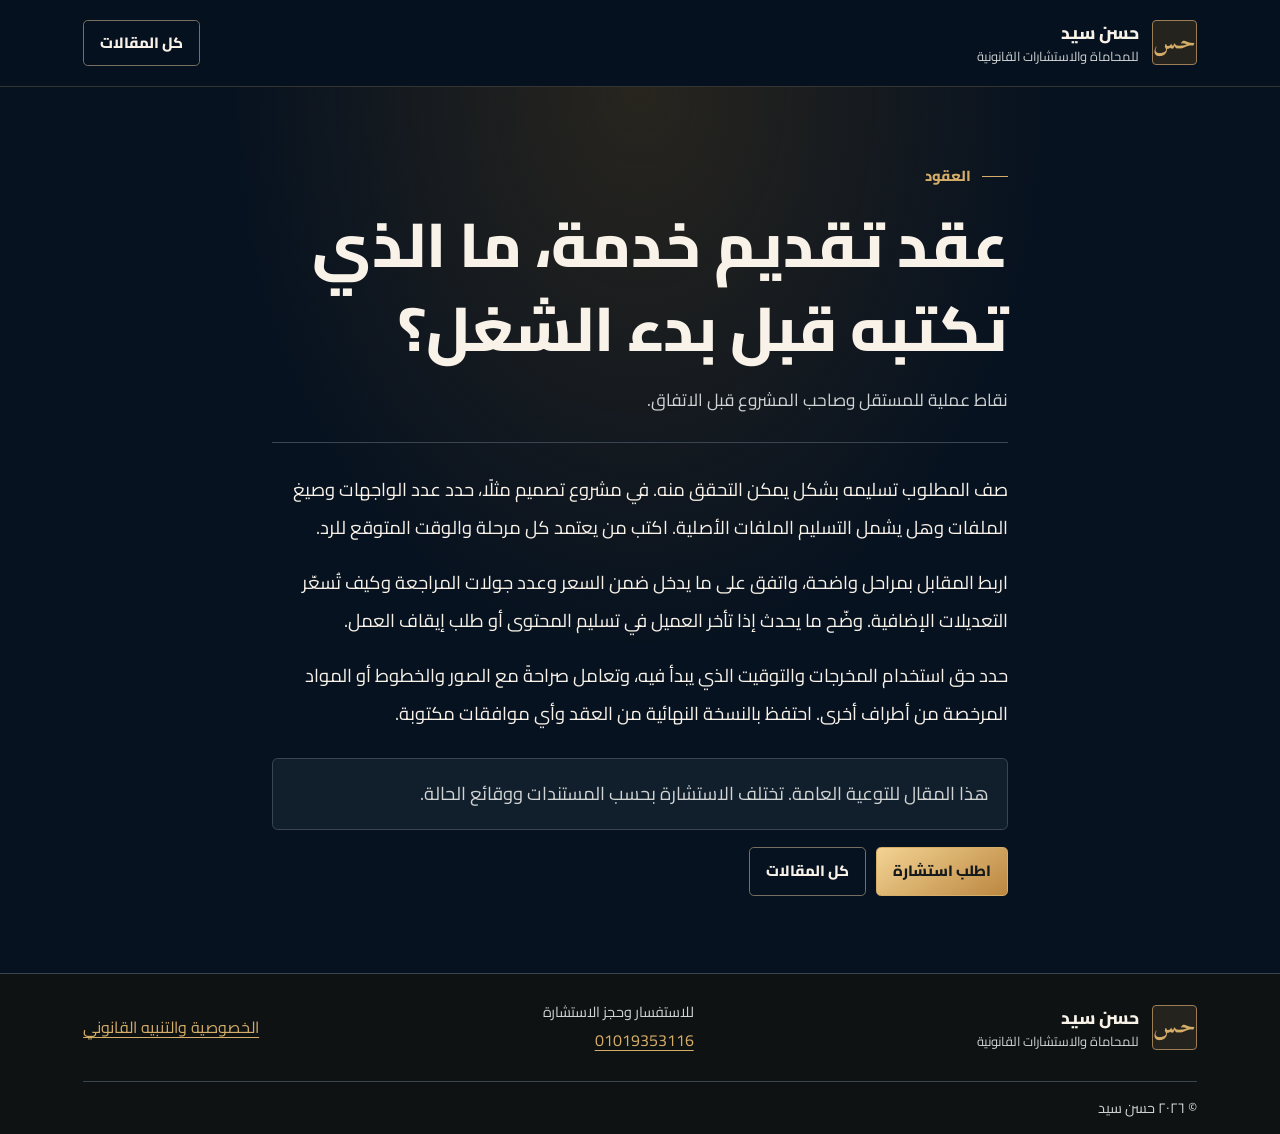
<file: articles/service-contract.html>
<!doctype html>
<html lang="ar" dir="rtl">
<head>
  <meta charset="utf-8">
  <meta name="viewport" content="width=device-width, initial-scale=1">
  <meta name="theme-color" content="#121718">
  <meta name="description" content="نقاط عملية للمستقل وصاحب المشروع قبل الاتفاق.">
  <title>عقد تقديم خدمة، ما الذي تكتبه قبل بدء الشغل؟ | حسن سيد</title>
  <link rel="preconnect" href="https://fonts.googleapis.com">
  <link rel="preconnect" href="https://fonts.gstatic.com" crossorigin>
  <link href="https://fonts.googleapis.com/css2?family=Amiri:wght@400;700&family=Cairo:wght@400;600;700;800&display=swap" rel="stylesheet">
  <link rel="stylesheet" href="../site.css">
  <script src="../site.js" defer></script>
</head>
<body>
<a class="skip" href="#main">انتقل للمحتوى</a>
<header class="site-header"><div class="wrap header-inner"><a class="brand" href="../"><span class="brand-mark" aria-hidden="true">حـس</span><span><strong>حسن سيد</strong><small>للمحاماة والاستشارات القانونية</small></span></a><a class="btn secondary" href="../#articles">كل المقالات</a></div></header>
<main id="main" class="article-page">
  <article class="article-body">
    <header><p class="eyebrow">العقود</p><h1>عقد تقديم خدمة، ما الذي تكتبه قبل بدء الشغل؟</h1><p class="lede">نقاط عملية للمستقل وصاحب المشروع قبل الاتفاق.</p></header>
    <p>صف المطلوب تسليمه بشكل يمكن التحقق منه. في مشروع تصميم مثلًا، حدد عدد الواجهات وصيغ الملفات وهل يشمل التسليم الملفات الأصلية. اكتب من يعتمد كل مرحلة والوقت المتوقع للرد.</p>
    <p>اربط المقابل بمراحل واضحة، واتفق على ما يدخل ضمن السعر وعدد جولات المراجعة وكيف تُسعّر التعديلات الإضافية. وضّح ما يحدث إذا تأخر العميل في تسليم المحتوى أو طلب إيقاف العمل.</p>
    <p>حدد حق استخدام المخرجات والتوقيت الذي يبدأ فيه، وتعامل صراحةً مع الصور والخطوط أو المواد المرخصة من أطراف أخرى. احتفظ بالنسخة النهائية من العقد وأي موافقات مكتوبة.</p>
    
    <p class="article-note">هذا المقال للتوعية العامة. تختلف الاستشارة بحسب المستندات ووقائع الحالة.</p>
    <div class="actions"><a class="btn primary" href="../#booking">اطلب استشارة</a><a class="btn secondary" href="../#articles">كل المقالات</a></div>
  </article>
</main>
<footer class="footer" id="contact">
  <div class="wrap footer-inner">
    <a class="brand" href="../#top"><span class="brand-mark" aria-hidden="true">حـس</span><span><strong>حسن سيد</strong><small>للمحاماة والاستشارات القانونية</small></span></a>
    <div class="footer-contact"><span>للاستفسار وحجز الاستشارة</span><a href="tel:+201019353116"><bdi dir="ltr">01019353116</bdi></a></div>
    <a href="../#privacy">الخصوصية والتنبيه القانوني</a>
  </div>
  <div class="wrap copyright">© ٢٠٢٦ حسن سيد</div>
</footer>
</body>
</html>
</file>
<file: site.css>
:root {
  color-scheme: dark;
  --page: #121718;
  --surface: #1a2020;
  --surface-raised: #202726;
  --gold: #dfbb82;
  --gold-light: #f0d2a3;
  --ink: #f5eee3;
  --muted: #c6c5b9;
  --line: #44483f;
  --serif: "Amiri", Georgia, serif;
  --ease: cubic-bezier(.22,.72,.25,1);
}

* { box-sizing: border-box; }
html { scroll-behavior: smooth; scroll-padding-top: 6.5rem; }
body { margin: 0; background: var(--page); color: var(--ink); font: 400 1rem/1.85 "Cairo", Tahoma, sans-serif; }
[hidden] { display: none !important; }
a { color: inherit; }
h1, h2, h3, p, figure { margin: 0; }
h1, h2, h3 { line-height: 1.36; font-weight: 800; }
h2 { font-size: clamp(2rem, 4.4vw, 3.65rem); }
h3 { font-size: 1.15rem; }
em { font-family: var(--serif); font-style: normal; color: var(--gold); }
a:focus-visible, button:focus-visible, summary:focus-visible { outline: 2px solid var(--gold-light); outline-offset: 4px; }
.wrap { width: min(87%, 78rem); margin-inline: auto; }
.skip { position: fixed; inset: .7rem .7rem auto auto; z-index: 100; padding: .6rem 1rem; border-radius: .3rem; background: var(--gold); color: var(--page); transform: translateY(-160%); }
.skip:focus { transform: translateY(0); }

.site-header {
  position: sticky; top: 0; z-index: 5;
  background: #121718f4; border-bottom: 1px solid var(--line);
  backdrop-filter: blur(12px);
}
.header-inner { display: flex; align-items: center; justify-content: space-between; gap: 1.5rem; min-height: 5.35rem; }
.brand { display: inline-flex; gap: .8rem; align-items: center; text-decoration: none; white-space: nowrap; }
.brand-mark {
  display: grid; place-items: center; flex: 0 0 auto;
  width: 2.8rem; height: 2.8rem; border: 1px solid #9c7d56;
  border-radius: .25rem; background: #24231e; color: var(--gold);
  font: 700 1.4rem/1 var(--serif);
  transition: transform .38s var(--ease), background .25s;
}
.brand strong, .brand small { display: block; line-height: 1.55; }
.brand strong { font-size: 1.1rem; font-weight: 800; }
.brand small { font-size: .81rem; color: var(--muted); }
nav { display: flex; gap: clamp(.8rem, 2.4vw, 2.1rem); align-items: center; }
nav a { text-decoration: none; color: var(--muted); font-size: .94rem; white-space: nowrap; transition: color .2s; }
nav a:focus-visible { color: var(--gold-light); }
.btn, .menu-button {
  display: inline-flex; align-items: center; justify-content: center; gap: .6rem;
  min-height: 2.85rem; padding: .58rem 1rem; border: 1px solid transparent; border-radius: .3rem;
  font: 800 .93rem/1.5 "Cairo", Tahoma, sans-serif; text-decoration: none; text-align: center;
  transition: transform .32s var(--ease), background .24s, border-color .24s, color .24s, box-shadow .24s;
}
.menu-button { display: none; }
.primary { background: var(--gold); color: #1d1a15; border-color: var(--gold); }
.secondary, .menu-button { border-color: #77705e; color: var(--ink); background: transparent; }
.actions { display: flex; flex-wrap: wrap; gap: .65rem; align-items: center; }
.actions .btn { min-height: 3.05rem; }
.btn:active, .menu-button:active, .service-card:active, .reading-card a:active { transform: scale(.975); }

.hero { overflow: hidden; background: radial-gradient(ellipse at 16% 20%, #28251e, transparent 65%), var(--page); border-bottom: 1px solid var(--line); }
.hero-inner { display: grid; grid-template-columns: 1.03fr .97fr; align-items: center; gap: clamp(2rem, 6vw, 6.5rem); padding-block: clamp(2rem, 5vh, 4.25rem); min-height: calc(100svh - 5.35rem); }
.hero-copy { padding-block: 1.75rem; min-width: 0; }
.eyebrow { display: flex; align-items: center; gap: .65rem; color: var(--gold); font-size: .91rem; font-weight: 800; margin-bottom: .8rem; }
.eyebrow::before { content: ""; width: 1.65rem; height: 1px; background: currentColor; flex: 0 0 auto; }
.hero h1 { font-size: clamp(2.8rem, 6.1vw, 5.85rem); line-height: 1.1; }
.hero h1 em { display: inline-block; font-size: 1.13em; line-height: 1.33; }
.lede { color: var(--muted); font-size: clamp(1rem, 1.35vw, 1.17rem); max-width: 35rem; }
.hero .lede { margin-block: .7rem 1.45rem; }
.hero-fee { color: var(--muted); margin-top: 1.3rem; font-size: .94rem; }
.hero-fee strong { color: var(--ink); margin-inline-start: .45rem; }
.portrait { position: relative; height: clamp(28rem, 75svh, 48rem); overflow: hidden; border: 1px solid #77705e; border-radius: .4rem; background: #292722; isolation: isolate; }
.portrait::after { content: ""; position: absolute; z-index: 1; inset: 0; background: linear-gradient(to top, #0e1111ee 0%, transparent 41%); pointer-events: none; }
.portrait img { display: block; width: 100%; height: 100%; object-fit: cover; object-position: 50% 38%; }
.portrait figcaption { position: absolute; z-index: 2; inset: auto 1.35rem 1.35rem; padding-inline-start: .85rem; border-inline-start: 2px solid var(--gold); }
.portrait figcaption strong, .portrait figcaption span { display: block; }
.portrait figcaption span { color: #e3ded3; font-size: .91rem; }
.portrait figcaption strong { font-size: 1.2rem; }

.section { padding-block: clamp(3.75rem, 7.5vw, 7.1rem); }
.about, .start-here, .faq { background: var(--surface); border-block: 1px solid var(--line); }
.split { display: grid; grid-template-columns: .88fr 1.12fr; align-items: start; gap: clamp(1.5rem, 6vw, 6rem); }
.about .split { align-items: center; }
.underlined { display: inline-block; color: var(--gold); text-underline-offset: .33em; margin-top: .8rem; font-weight: 700; }
.section-heading { margin-bottom: 1.75rem; }
.split .section-heading { margin-bottom: 0; }
.section-heading > p:not(.eyebrow) { color: var(--muted); max-width: 36rem; margin-top: .7rem; }
.service-grid, .reading-grid { display: grid; grid-template-columns: repeat(4, minmax(0, 1fr)); gap: .85rem; }
.service-card, .reading-card a {
  display: flex; flex-direction: column; align-items: flex-start; height: 100%; min-width: 0;
  padding: clamp(1rem, 2vw, 1.8rem); border-radius: .38rem; border: 1px solid var(--line);
  background: var(--surface); text-decoration: none; overflow-wrap: anywhere;
  transition: transform .36s var(--ease), background .25s, border-color .25s, box-shadow .25s;
}
.service-card h3, .reading-card h3 { margin-bottom: .55rem; }
.service-card p, .reading-card p { color: var(--muted); margin-bottom: 1.1rem; }
.read-link { margin-top: auto; font-weight: 800; font-size: .9rem; color: var(--gold); text-decoration: underline; text-underline-offset: .3em; text-decoration-color: #dfbb8270; }
.reading-card .icon { align-self: flex-end; margin-bottom: .6rem; }
.service-card .icon { margin-bottom: 1rem; }
.card-category { color: var(--gold); font-size: .88rem; font-weight: 700; margin-bottom: .35rem; }

.accordions { border-top: 1px solid var(--line); }
details { border-bottom: 1px solid var(--line); }
details:target { border-color: var(--gold); }
summary { display: flex; gap: .75rem; min-height: 3.8rem; align-items: center; padding: .65rem .25rem; cursor: pointer; list-style: none; font-size: 1.02rem; font-weight: 800; transition: color .2s; }
summary::-webkit-details-marker { display: none; }
summary::after { content: "+"; flex: 0 0 auto; margin-inline-start: auto; color: var(--gold); font-size: 1.25rem; line-height: 1; }
details[open] summary::after { content: "−"; }
details p { color: var(--muted); padding: 0 .25rem 1.05rem; }
.booking { background: #171c1c; padding-top: 0; }
.articles { background: #171c1c; }
.booking-panel {
  display: grid; grid-template-columns: 1fr 1fr; align-items: center; gap: 2rem;
  padding: clamp(1.4rem, 5vw, 4rem); border: 1px solid #887351; border-radius: .4rem;
  background: radial-gradient(ellipse at left top, #393021, transparent 76%), #22241f;
}
.booking-steps { margin-block: 1.05rem 0; padding-inline-start: 1.25rem; color: var(--muted); }
.booking-steps li::marker { color: var(--gold); }
.booking-price { padding-inline-start: clamp(1rem, 4vw, 3rem); border-inline-start: 1px solid #6e614b; }
.booking-price > p { color: var(--muted); }
.booking-price > strong { display: block; color: var(--gold-light); font-size: clamp(2.55rem, 6vw, 4.5rem); line-height: 1.25; margin-bottom: 1rem; }
.booking-price small { font-size: .36em; font-weight: 700; }
.privacy { padding-block: 2.3rem; background: var(--page); }
.privacy h2 { font-size: 1.15rem; margin-bottom: .45rem; }
.privacy p { max-width: 54rem; color: var(--muted); }
.footer { border-top: 1px solid var(--line); background: #0e1213; }
.footer-inner { display: flex; justify-content: space-between; align-items: center; flex-wrap: wrap; padding-block: 1.6rem; gap: 1.15rem 2rem; }
.footer-contact { display: grid; }
.footer-contact span, .copyright { color: var(--muted); font-size: .9rem; }
.footer a:not(.brand), .article-sources a { color: var(--gold); text-underline-offset: .26em; }
.copyright { padding-block: .8rem; border-top: 1px solid var(--line); }

.article-page { padding: clamp(2.25rem, 6vw, 5.5rem) 6%; background: radial-gradient(ellipse at top, #28251e, transparent 45%), var(--page); }
.article-body { max-width: 46rem; margin: auto; }
.article-body header { padding-bottom: 1.6rem; border-bottom: 1px solid var(--line); margin-bottom: 1.75rem; }
.article-body h1 { font-size: clamp(2rem, 5.4vw, 3.85rem); margin-bottom: .85rem; }
.article-body > p { font-size: clamp(1rem, 1.45vw, 1.15rem); line-height: 2.05; margin-bottom: 1.1rem; }
.article-sources, .article-note { margin-block: 1.6rem; padding: 1rem 1.15rem; border: 1px solid var(--line); border-radius: .35rem; background: var(--surface); }
.article-sources h2 { font-size: 1.08rem; }
.article-sources ul { margin: .4rem 0 0; padding-inline-start: 1.2rem; }
.article-note { color: var(--muted); }

.icon {
  --icon-size: 2.55rem;
  display: inline-grid; place-items: center; flex: 0 0 auto; width: var(--icon-size); height: var(--icon-size);
  color: var(--gold); border-radius: .32rem; border: 1px solid #756445; background: #272820;
  font: 700 1.25rem/1 system-ui, sans-serif; transition: transform .43s var(--ease), background .2s, color .2s;
}
.icon::before { display: block; }
.icon-home::before { content: "⌂"; }
.icon-file::before { content: "≡"; border: 1px solid currentColor; border-radius: 2px; padding: 0 .12em; font-size: .8em; }
.icon-case::before { content: ""; width: .92em; height: .64em; border: 1px solid currentColor; border-radius: 2px; background: linear-gradient(currentColor,currentColor) center 46% / 100% 1px no-repeat; box-shadow: 0 -.28em 0 -.19em currentColor; }
.icon-grid::before { content: "▦"; }
.icon-book::before { content: "§"; }
.icon-phone::before { content: "☎"; }
.icon-chat::before { content: ""; width: .85em; height: .63em; border: 1px solid currentColor; border-radius: 35% 35% 35% 0; }
.icon-calendar::before { content: "▤"; }
.icon-menu::before { content: "☰"; }
.btn .icon, .menu-button .icon { --icon-size: 1.15rem; color: currentColor; background: transparent; border: 0; font-size: 1rem; }
.service-card:focus-visible .icon, .reading-card a:focus-visible .icon, .btn:focus-visible .icon, summary:focus-visible .icon { transform: translateY(-2px) rotate(-8deg); }

@media (hover: hover) and (pointer: fine) {
  nav a:hover, summary:hover { color: var(--gold-light); }
  .btn:hover { transform: translateY(-3px); }
  .primary:hover { background: var(--gold-light); border-color: var(--gold-light); box-shadow: 0 .45rem 1.4rem #0004; }
  .secondary:hover, .menu-button:hover { background: #282a22; border-color: var(--gold); }
  .service-card:hover, .reading-card a:hover { transform: translateY(-4px); background: var(--surface-raised); border-color: #a78b62; box-shadow: 0 .65rem 1.2rem #0004; }
  .brand:hover .brand-mark, .service-card:hover .icon, .reading-card a:hover .icon, .btn:hover .icon, summary:hover .icon { transform: translateY(-3px) rotate(-9deg) scale(1.08); }
}
@media (prefers-reduced-motion: no-preference) {
  .hero-copy { animation: enter .65s var(--ease) both; }
  .portrait { animation: enter .85s var(--ease) both; }
  .reveal.shown, .reading-card.shown { animation: enter .55s var(--ease) both; }
}
@keyframes enter { from { opacity: .35; transform: translateY(.8rem); } to { opacity: 1; transform: translateY(0); } }

@media (max-width: 62rem) {
  .wrap { width: 90%; }
  .header-inner { gap: .8rem; }
  .header-booking { display: none; }
  .service-grid, .reading-grid { grid-template-columns: repeat(2, minmax(0, 1fr)); }
}
@media (max-width: 48rem) {
  html { scroll-padding-top: 5rem; }
  .header-inner { min-height: 4.4rem; flex-wrap: wrap; gap: 0 .6rem; }
  .menu-button { display: inline-flex; order: 1; min-height: 2.65rem; cursor: pointer; padding-inline: .65rem; }
  nav { order: 2; flex-basis: 100%; flex-wrap: wrap; gap: 0 1rem; padding-block: .25rem .5rem; }
  .nav-enhanced nav { display: none; }
  .nav-enhanced nav.open { display: flex; }
  nav a { display: inline-flex; align-items: center; min-height: 2.75rem; }
  .hero-inner, .split, .booking-panel { grid-template-columns: minmax(0, 1fr); }
  .hero-inner { min-height: 0; padding-block: 1.1rem 1.65rem; gap: .5rem; }
  .hero h1 { font-size: clamp(2.6rem, 10vw, 4.4rem); }
  .portrait { height: clamp(22rem, 103vw, 38rem); }
  .portrait img { object-position: 50% 34%; }
  .booking-price { padding-top: 1rem; padding-inline-start: 0; border-inline-start: 0; border-top: 1px solid #6e614b; }
}
@media (max-width: 27rem) {
  .reading-grid { grid-template-columns: minmax(0, 1fr); }
  .service-card .read-link { font-size: .85rem; }
  .brand { gap: .5rem; }
  .brand small { font-size: .72rem; }
  .article-page + .footer .footer-inner { display: grid; }
}
@media (max-width: 21rem) {
  .service-grid { grid-template-columns: minmax(0, 1fr); }
}
@media (prefers-reduced-motion: reduce) {
  html { scroll-behavior: auto; }
  *, *::before, *::after { animation: none !important; transition: none !important; }
}

/* Homepage art direction and short assembly sequence. */
:root { --page:#071220; --surface:#111f2c; --surface-raised:#1b3040; --gold:#d6ad68; --gold-light:#f3d195; --ink:#f8f2e8; --muted:#d1d4d4; --line:#394651; }
.site-header { background:#071220f5; border-color:#907b5655; }
.home-page .wrap { width:min(91%, 96rem); }
.home-page .header-inner { min-height:4rem; gap:.75rem 1.25rem; }
.home-page .brand-mark { order:-1; color:var(--gold); background:transparent; border:1px solid #d6ad6870; border-radius:50%; font-size:1.65rem; }
.home-page .brand strong { color:var(--gold-light); }
.home-page #navigation { gap:clamp(.7rem, 1.6vw, 1.9rem); }
.home-page .nav-current { color:var(--gold-light); text-decoration:underline; text-underline-offset:.65em; }
.home-page .header-booking { color:var(--gold-light); border-color:#b68e50; }
.home-page .hero { position:relative; isolation:isolate; background:#091422; border-bottom:2px solid #d6ad6870; }
.hero-scene, .hero-scene span, .hero::after, .hero-justice { position:absolute; inset:0; pointer-events:none; }
.hero-scene span { background:url("assets/hero-justice.webp") left center / 100% 188% no-repeat; }
.hero-scene span:nth-child(1) { clip-path:inset(0 0 66.5% 0); --piece-x:-1.25rem; }
.hero-scene span:nth-child(2) { clip-path:inset(33.2% 0 33.2% 0); --piece-x:1.25rem; --piece-delay:135ms; }
.hero-scene span:nth-child(3) { clip-path:inset(66.5% 0 0 0); --piece-x:-.9rem; --piece-delay:270ms; }
.home-page .hero::after { content:""; background:linear-gradient(270deg,#09142260, #09142237 58%, transparent 76%); }
.hero-justice { z-index:1; inset:auto 0 0 auto; width:18%; height:96%; background:url("assets/lady-justice.webp") right bottom / contain no-repeat; opacity:.32; }
.home-page .hero-inner { position:relative; z-index:2; display:flex; min-height:clamp(20.5rem,21.5vw,25rem); padding-block:1.6rem 2.6rem; }
.home-page .hero-copy { width:55%; margin-inline-start:5%; padding:0; text-align:center; animation:none; min-width:0; }
.home-page .hero h1 { font:700 clamp(2rem,4.15vw,4.7rem)/1.26 var(--serif); }
.hero h1 span, .home-page .hero h1 em { display:inline-block; font:inherit; }
.hero-ornament { display:flex; align-items:center; justify-content:center; gap:.7rem; color:var(--gold-light); font-size:1.3rem; line-height:1; margin-block:.35rem .85rem; }
.hero-ornament::before, .hero-ornament::after { content:""; width:clamp(2.75rem,7vw,6rem); height:1px; background:linear-gradient(90deg,transparent,var(--gold)); }
.hero-ornament::after { transform:scaleX(-1); }
.home-page .hero .lede { color:#f3f0e9; margin:.4rem auto 1rem; }
.home-page .hero .actions { justify-content:center; }
.home-page .hero .primary { min-width:min(100%,19rem); border-radius:.75rem; }

.home-page .about, .home-page .articles { color:#171e27; background:#f0ebe3; }
.home-page .about { position:relative; isolation:isolate; padding:0; border:0; }
.home-page .about::before { content:""; position:absolute; inset:0; z-index:-1; pointer-events:none; background:linear-gradient(90deg,transparent,#f0ebe3 33%),linear-gradient(0deg,#f0ebe3ab,#f0ebe36b),url("assets/article-court.webp") left bottom / auto 86% no-repeat; }
.home-page .about::after {
  content:""; position:absolute; z-index:-1; inset:auto 0 0; height:4.25rem; pointer-events:none;
  background:
    radial-gradient(ellipse 100% 135% at 50% -49%,transparent 98%,#c19a54 98.4% 99.5%,#0c1c2a 100%) right bottom / 63% 100% no-repeat,
    linear-gradient(16deg,#0c1c2a 23%,#c19a54 24% 26%,transparent 27%) left bottom / 36% 100% no-repeat;
}
.about-layout {
  display:grid; grid-template-columns:minmax(9rem,12.5rem) minmax(0,1fr) minmax(0,.58fr);
  grid-template-areas:"call bio portrait"; position:relative; min-height:20.3rem;
  column-gap:clamp(.8rem,1.85vw,2rem); align-items:center;
}
.about-copy { grid-area:bio; position:relative; z-index:2; width:100%; padding-block:1.55rem 4.8rem; }
.about h2 { font:800 clamp(1.65rem,2.32vw,2.45rem)/1.35 "Cairo",Tahoma,sans-serif; padding-inline-start:.72rem; border-inline-start:3px solid #a67e3e; }
.about .lede { color:#343935; font-size:1rem; line-height:1.8; margin:.65rem 0 1.1rem; }
.about-links { display:grid; grid-template-columns:repeat(4,minmax(0,1fr)); gap:.4rem 0; padding:0; }
.about-links a { display:flex; min-width:0; flex-direction:column; align-items:center; justify-content:flex-start; gap:.3rem; padding:.2rem .38rem; color:#252521; font-size:.83rem; font-weight:700; line-height:1.5; white-space:normal; text-align:center; }
.about-links a + a { border-inline-start:1px solid #b78e4e80; }
.about-links a:hover, .about-links a:focus-visible { color:#724911; }
.about-links .icon { background:transparent; border:0; color:#866321; width:1.8rem; height:1.8rem; }
.icon-lock::before { content:""; width:.7em; height:.55em; border:1px solid currentColor; border-radius:.1em; box-shadow:0 -.28em 0 -.17em currentColor; }
.about-portrait-frame { grid-area:portrait; position:relative; z-index:1; align-self:end; width:100%; height:clamp(20rem,23vw,26rem); margin-top:-3.15rem; overflow:hidden; }
.about-portrait { width:100%; height:100%; display:block; object-fit:cover; object-position:50% 0%; }
.about-call { grid-area:call; z-index:3; align-self:end; justify-self:start; margin-bottom:1rem; display:flex; align-items:center; gap:.5rem; color:#f2d49c; background:#0e1d2a; border:1px solid #b78e4e; border-radius:.55rem; padding:.35rem .65rem; font-size:.78rem; text-decoration:none; }
.about-call bdi { display:block; font-size:.97rem; font-weight:800; }
.about-call .icon { border:none; background:transparent; }
.home-page .articles { padding-block:1.35rem 3.5rem; }
.articles-heading { display:flex; justify-content:space-between; align-items:center; flex-wrap:wrap; gap:1rem; }
.articles-heading h2 { font:800 clamp(1.65rem,2.32vw,2.45rem)/1.35 "Cairo",Tahoma,sans-serif; }
.articles-heading p { color:#434640; }
.articles-heading .btn { border-color:#9b732e; color:#282723; cursor:pointer; }
.articles-heading .btn:hover { background:#e4d7c2; }
.more-articles { display:contents; }
.home-page .reading-card { min-width:0; }
.home-page .reading-card a { background:#faf6ee; border-color:#cbbca7; overflow:hidden; padding:0 1rem 1rem; }
.home-page .reading-card a:hover { background:#fffaf2; }
.home-page .reading-card p { color:#414640; }
.home-page .reading-card .card-category, .home-page .reading-card .read-link { color:#795316; }
.home-page .articles :focus-visible, .about-links :focus-visible { outline-color:#795316; }
.article-thumb { display:block; width:calc(100% + 2rem); max-width:none; height:auto; aspect-ratio:2.05; object-fit:cover; margin:0 -1rem .8rem; }
.home-page #practice { padding-block:clamp(2.5rem,4.5vw,4.5rem); }
.booking { background:#0b1927; }
.start-here, .faq { background:#101f2d; }
.booking-panel { background:radial-gradient(ellipse at left top,#6d542d66,transparent 70%),#142332; }
.primary { background:linear-gradient(145deg,#f3d393,#bb8740); color:#14191c; border-color:#d6ad68; }
.service-card { border-color:#435568; }

@media (prefers-reduced-motion:no-preference) {
  .hero.assemble, .about-portrait.assemble { --assembly-ease:cubic-bezier(.32,.08,.23,1); }
  .hero.assemble .hero-scene span { animation:scene-piece 850ms var(--assembly-ease) var(--piece-delay,0ms) backwards; }
  .hero.assemble .hero-justice { animation:justice-piece 780ms var(--assembly-ease) 230ms backwards; }
  .hero.assemble h1 span, .hero.assemble h1 em, .hero.assemble .hero-ornament, .hero.assemble .lede, .hero.assemble .actions {
    animation:hero-type 650ms var(--assembly-ease) var(--type-delay,300ms) backwards;
  }
  .hero.assemble h1 em { --type-delay:440ms; }
  .hero.assemble .hero-ornament { --type-delay:550ms; }
  .hero.assemble .lede { --type-delay:620ms; }
  .hero.assemble .actions { --type-delay:760ms; }
  .about-portrait.assemble { animation:portrait-piece 1020ms var(--assembly-ease) backwards; }
}
@keyframes scene-piece {
  from { opacity:.72; transform:translateX(var(--piece-x)); }
  to { opacity:1; transform:none; }
}
@keyframes justice-piece {
  from { opacity:.19; transform:translateX(.55rem); }
  to { opacity:.32; transform:none; }
}
@keyframes hero-type {
  from { opacity:.62; transform:translateY(.55rem); }
  to { opacity:1; transform:none; }
}
@keyframes portrait-piece {
  from { opacity:.65; clip-path:polygon(12% 0, 100% 0, 100% 100%, 26% 100%); transform:translateX(-.55rem); }
  to { opacity:1; clip-path:polygon(0 0, 100% 0, 100% 100%, 0 100%); transform:none; }
}

@media(max-width:68rem) {
  .home-page .header-booking { display:none; }
  .home-page .about::after { height:2.6rem; }
  .about-layout { grid-template-columns:minmax(0,1fr) minmax(0,.65fr); grid-template-areas:"bio portrait" "call portrait"; min-height:0; }
  .about-copy { padding-block:1.6rem .8rem; }
  .about-call { margin-bottom:1rem; }
  .about-portrait-frame { height:19.25rem; margin-top:-1.5rem; }
}
@media(max-width:60rem) {
  .home-page .header-inner { flex-wrap:wrap; }
  .home-page .menu-button { display:inline-flex; order:1; cursor:pointer; }
  .home-page #navigation { order:2; flex-basis:100%; flex-wrap:wrap; padding-block:.3rem .6rem; }
  .home-page #navigation a { display:inline-flex; align-items:center; min-height:2.5rem; }
  .home-page .nav-enhanced #navigation { display:none; }
  .home-page .nav-enhanced #navigation.open { display:flex; }
}
@media(max-width:48rem) {
  .home-page .brand-mark { width:2.3rem; height:2.3rem; font-size:1.35rem; }
  .home-page .brand strong { font-size:1rem; }
  .home-page .brand small { font-size:.7rem; }
  .home-page .hero-inner { min-height:26rem; padding-block:2.75rem; }
  .home-page .hero-copy { width:100%; margin:0; }
  .home-page .hero h1 { font-size:clamp(2rem,8.4vw,3.6rem); }
  .hero-scene span { background-size:cover; background-position:30% center; }
  .home-page .hero::after { background:linear-gradient(0deg,#06101be0,#06101ba6 65%,#06101b75); }
  .hero-justice { display:none; }
  .about-layout { grid-template-columns:minmax(0,1fr); grid-template-areas:"bio" "portrait" "call"; row-gap:.6rem; }
  .about-copy { padding-block:1.25rem .2rem; }
  .about-portrait-frame { justify-self:center; width:min(78%,20rem); height:clamp(13rem,59vw,18rem); margin:0; }
  .about-call { justify-self:center; margin-block:.25rem 1rem; }
  .home-page .about::after { display:none; }
  .about-links { grid-template-columns:repeat(2,minmax(0,1fr)); }
  .about-links a { min-height:3.5rem; }
  .about-links a:nth-child(odd) { border-inline-start:0; }
  .articles-heading { align-items:flex-start; gap:.55rem; }
}
</file>
